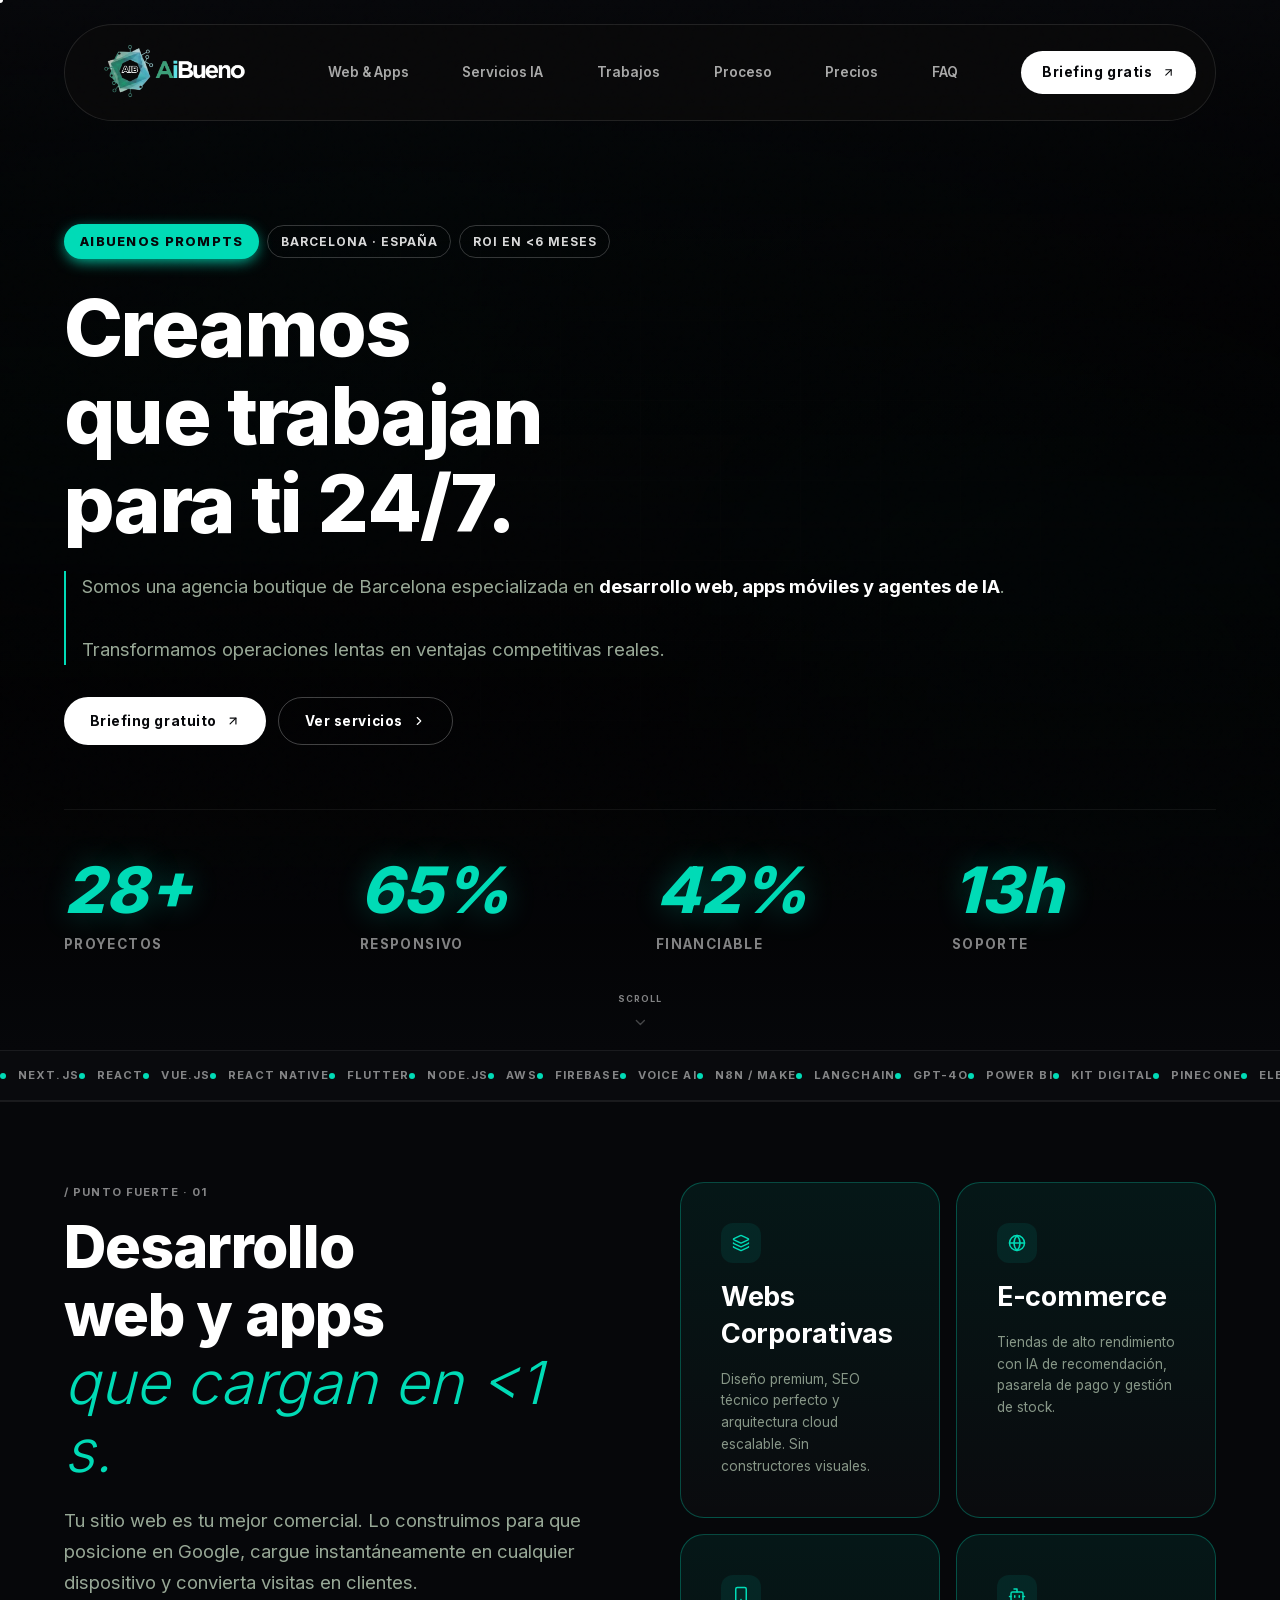
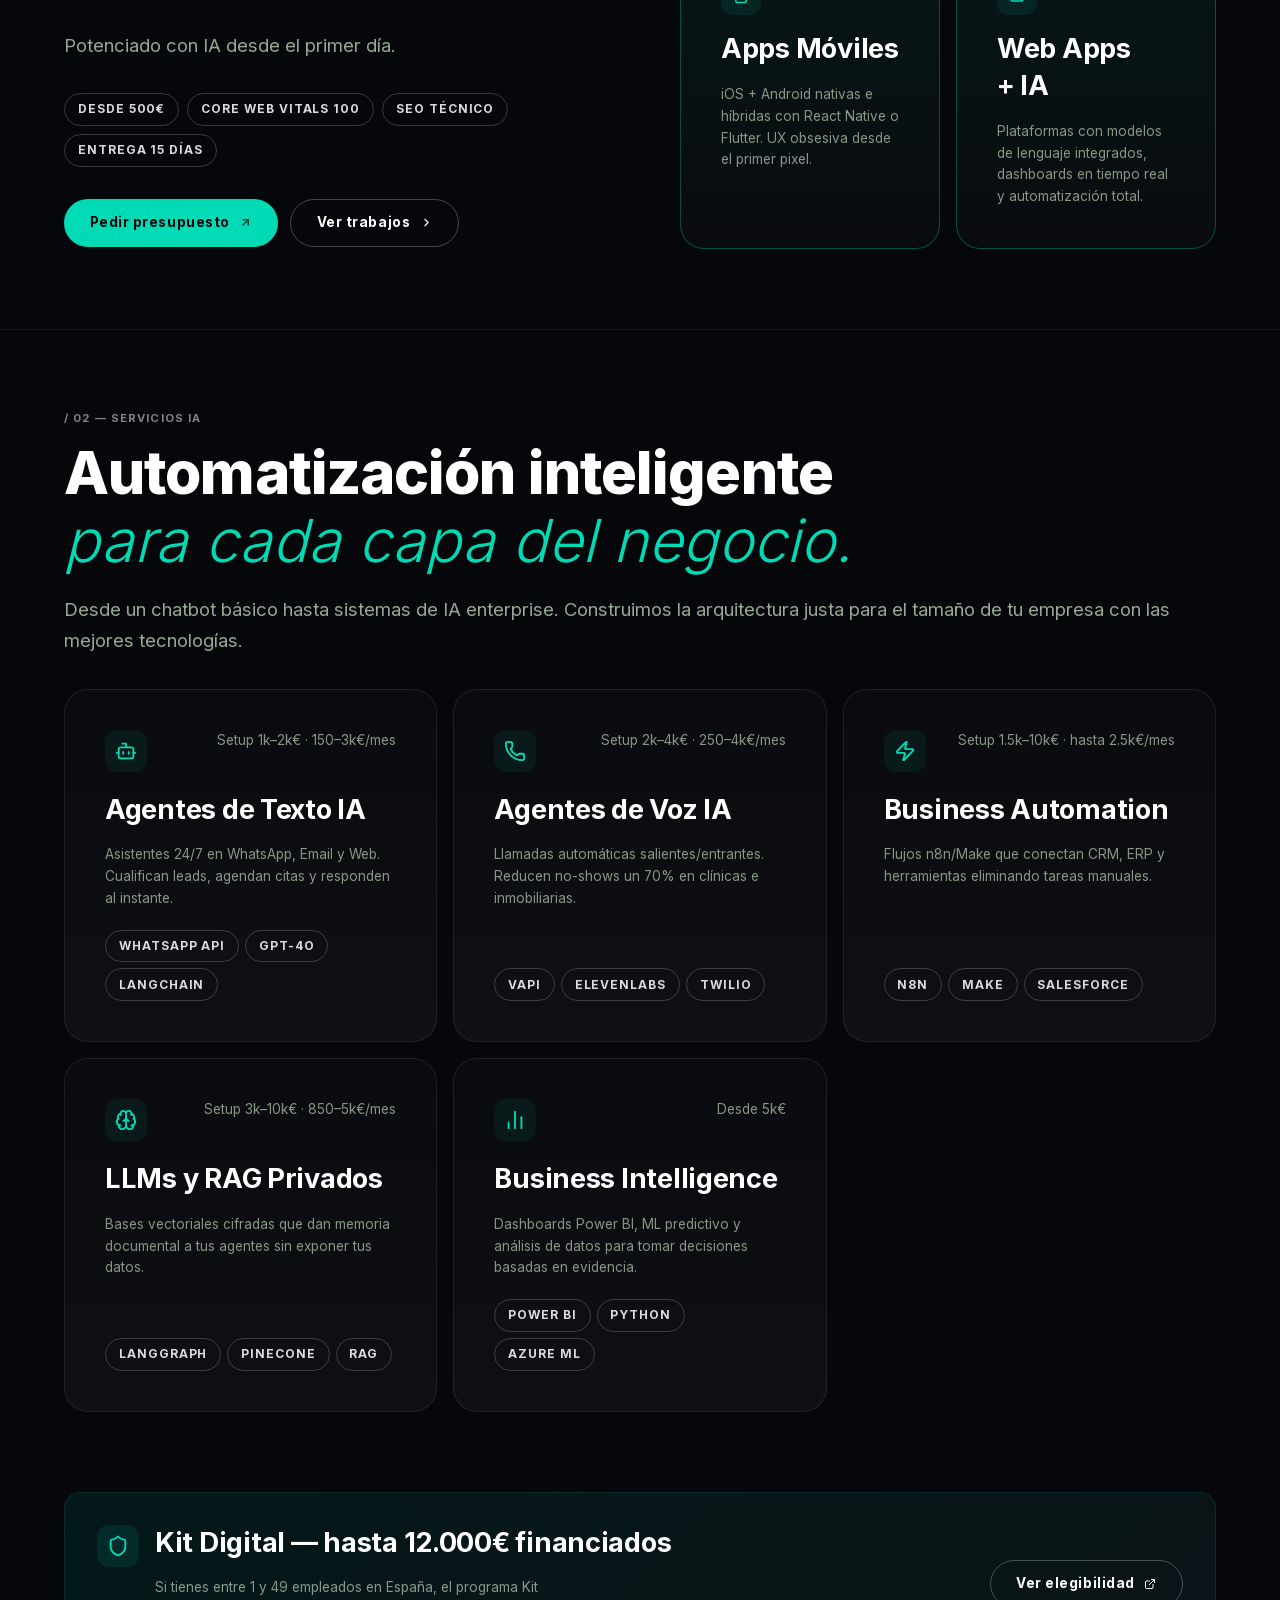
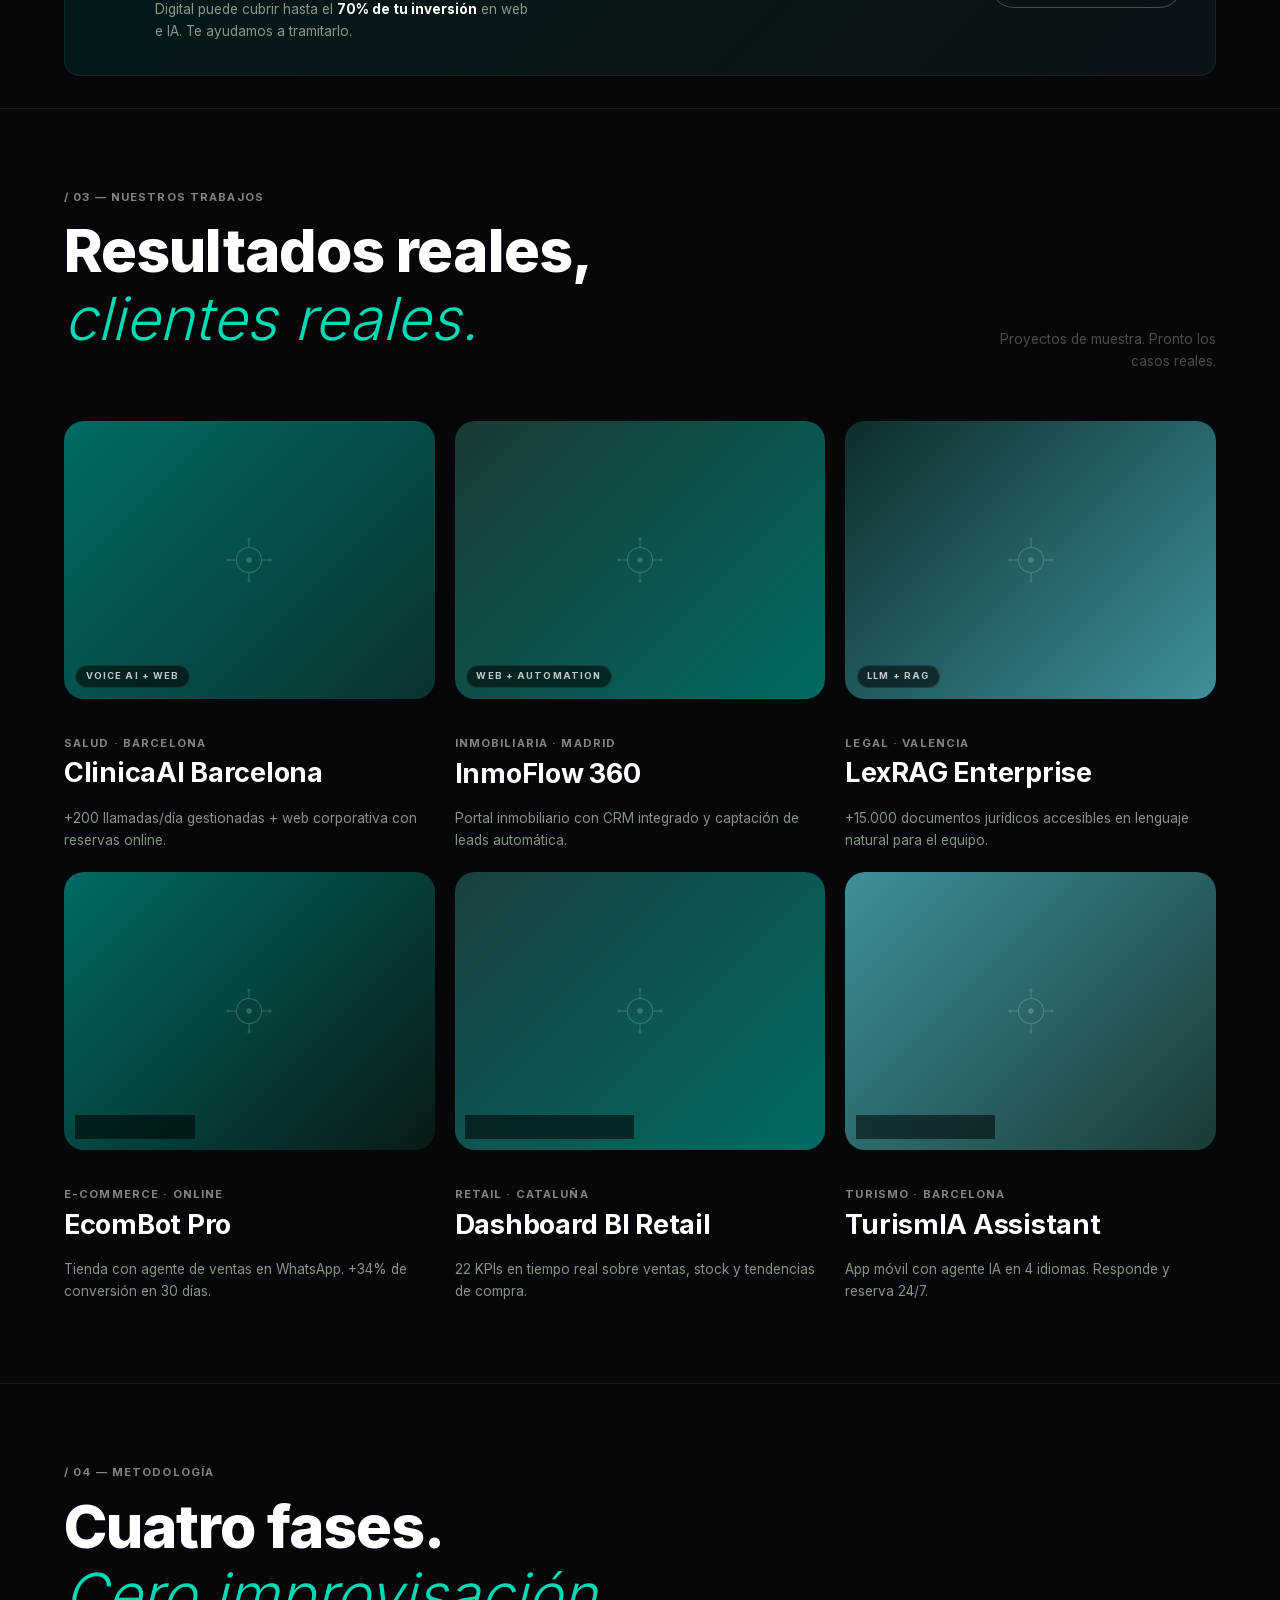
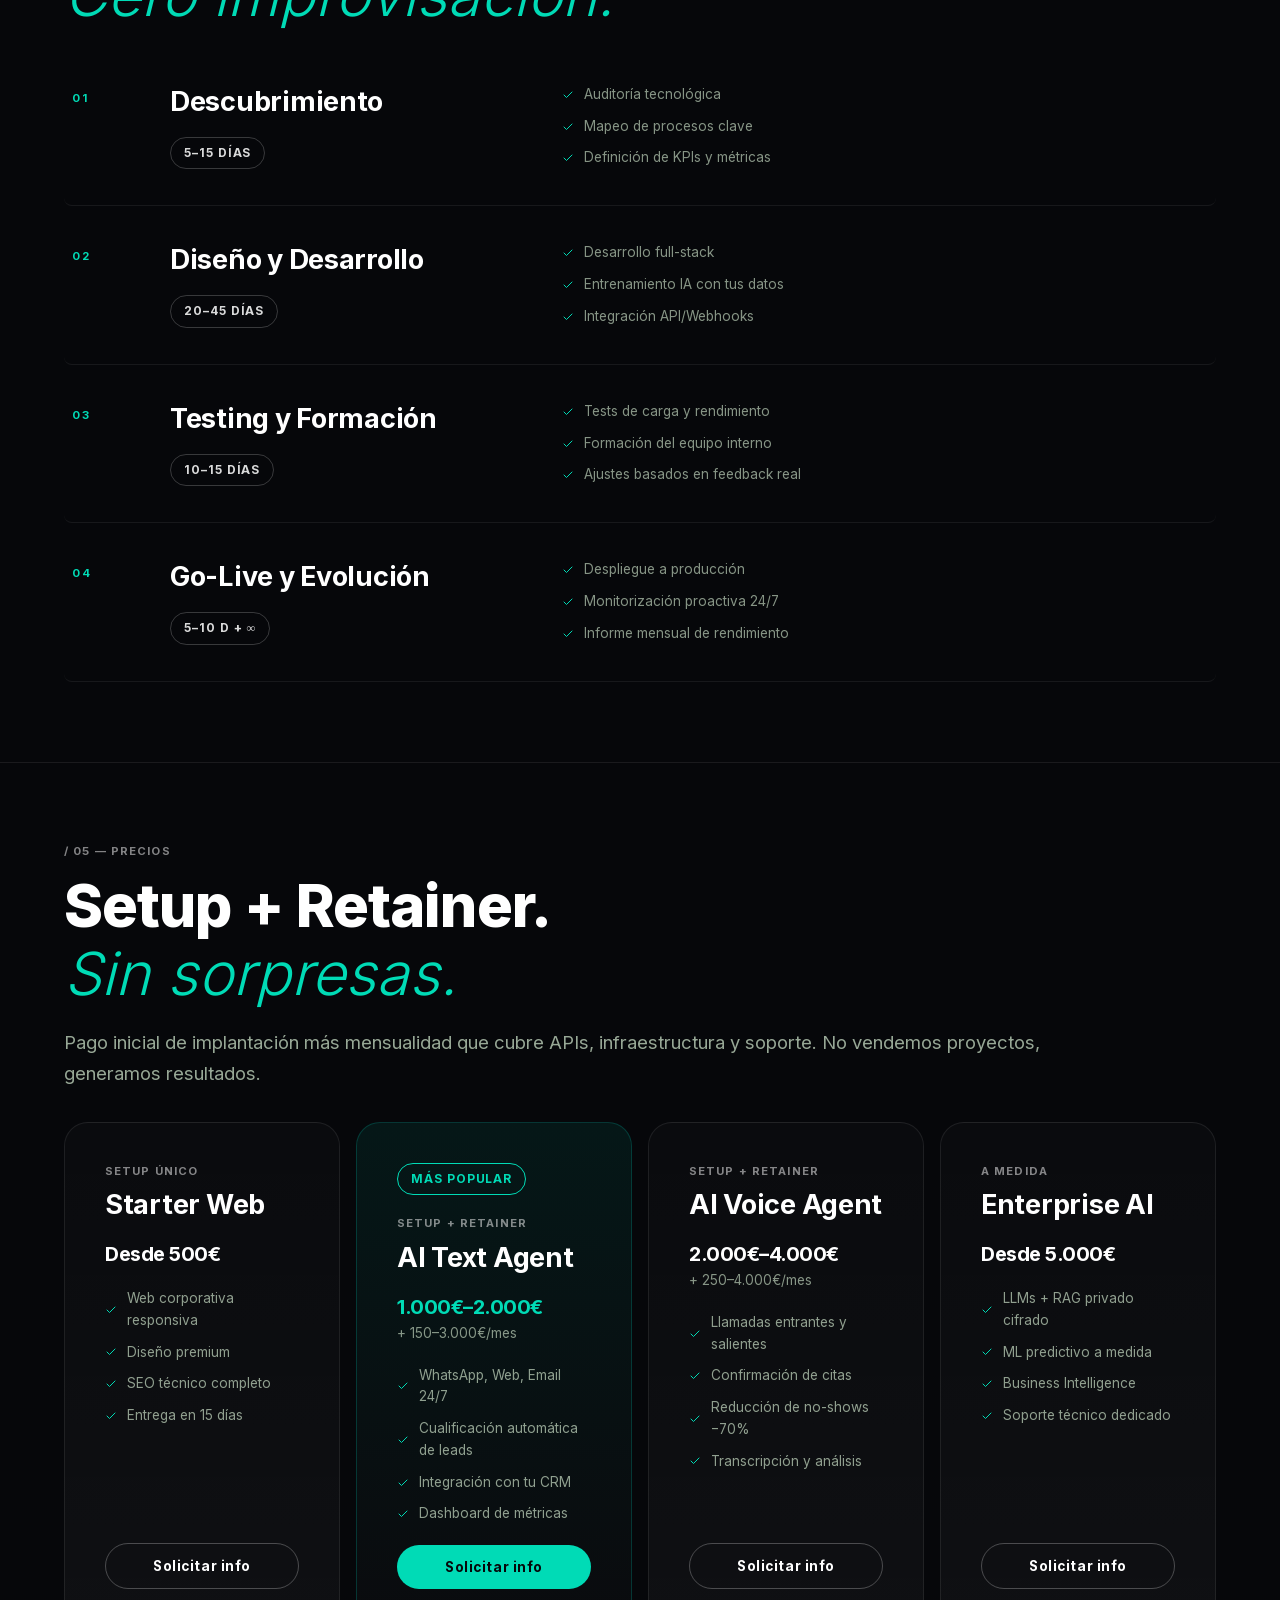
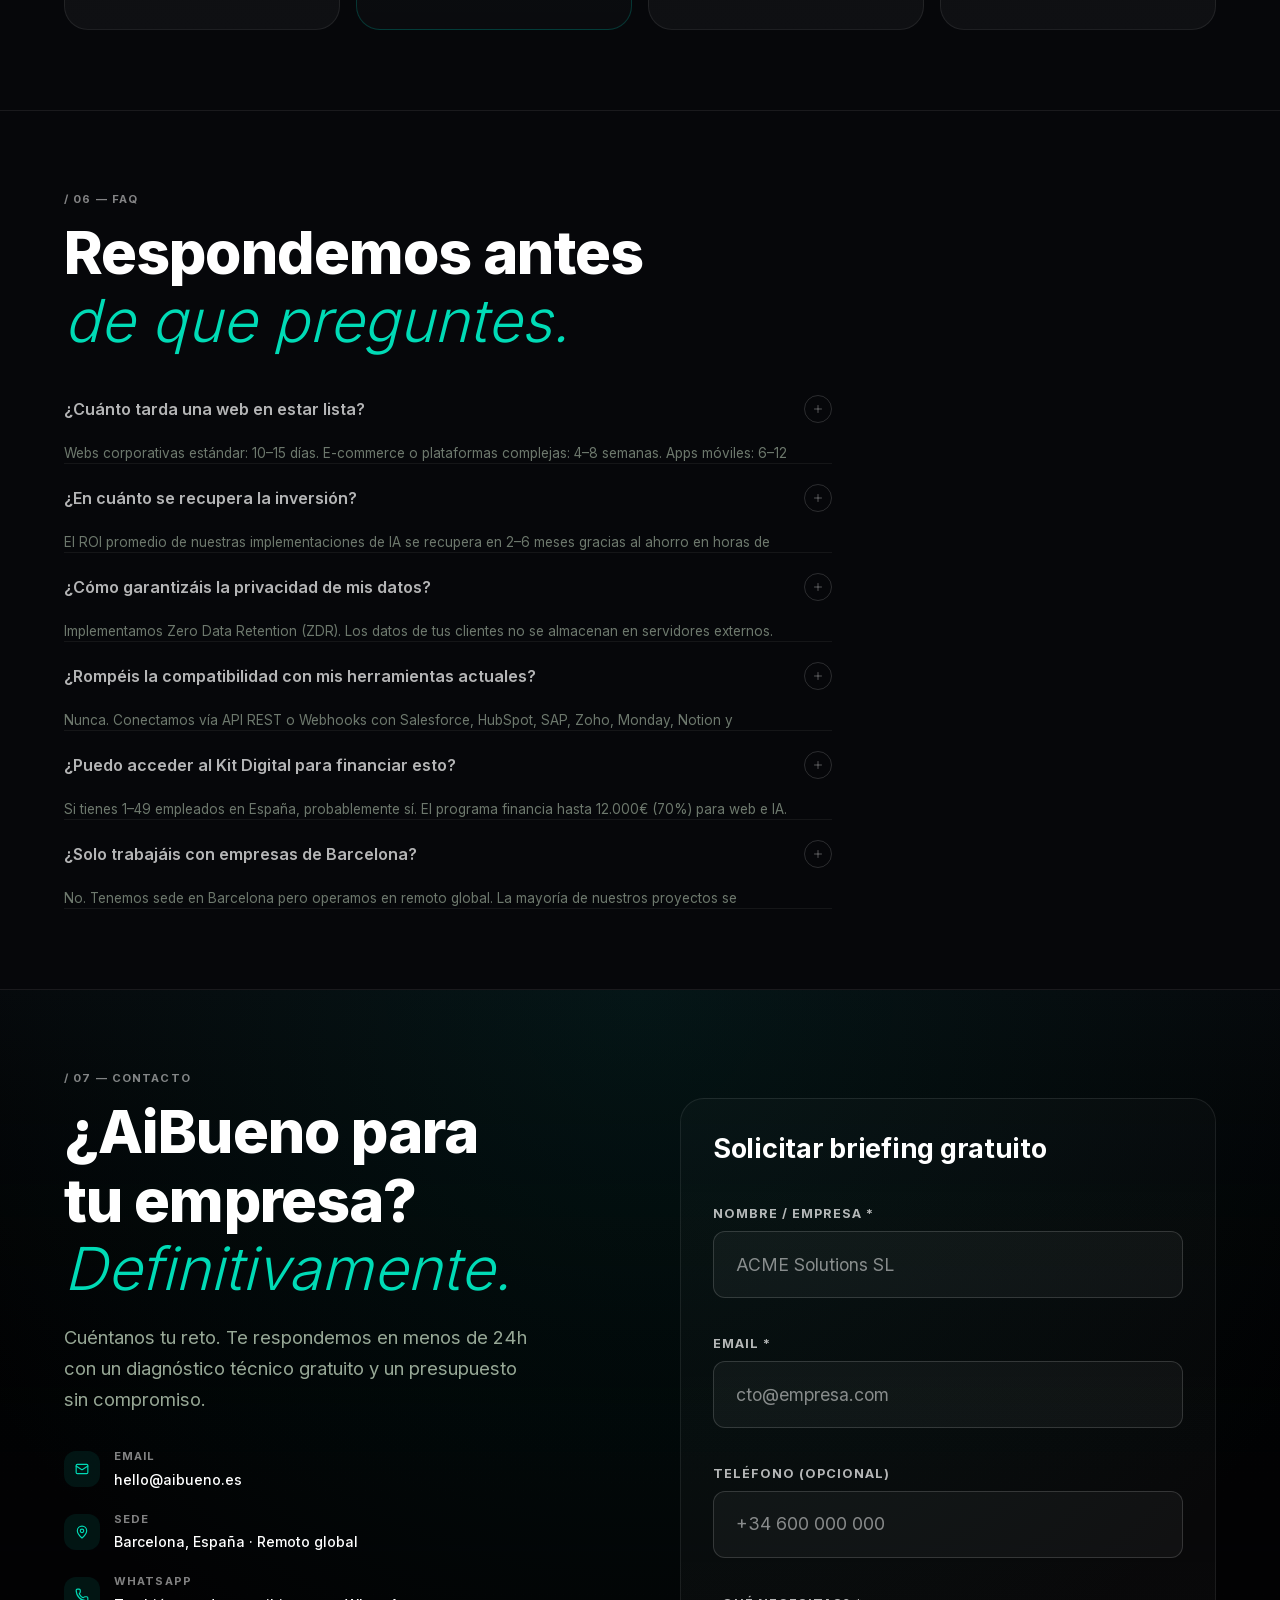
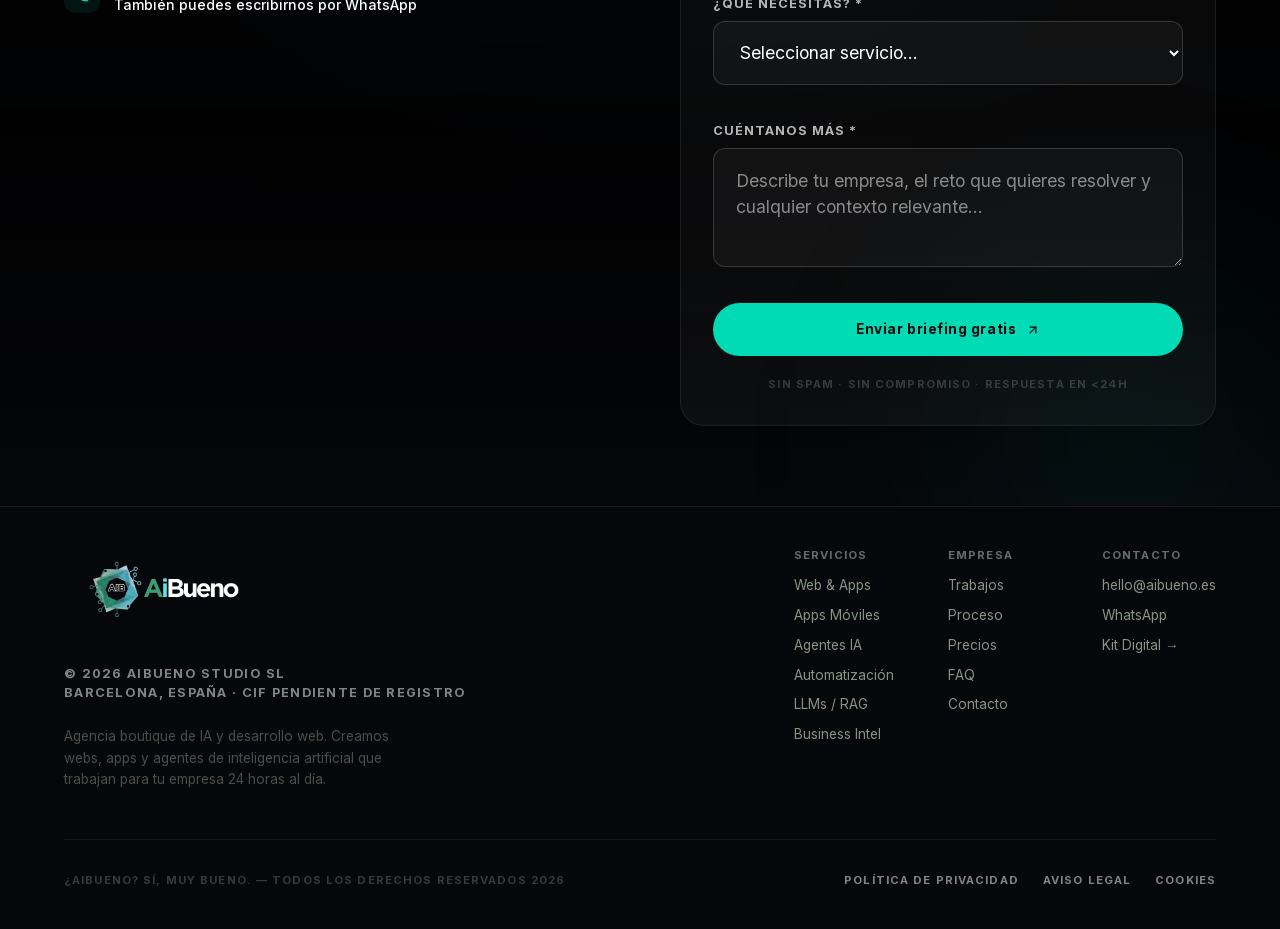
<file: index.html>
<!DOCTYPE html><html lang="es" class="inter_5f861bbd-module__aU91IG__className"><head><meta charSet="utf-8"/><meta name="viewport" content="width=device-width, initial-scale=1"/><link rel="preload" href="assets/static/media/83afe278b6a6bb3c-s.p.0q-301v4kxxnr.woff2" as="font" crossorigin="" type="font/woff2"/><link rel="preload" as="image" href="/AiB.png"/><link rel="stylesheet" href="assets/static/chunks/0fqygs7be4tq6.css" data-precedence="next"/><link rel="preload" as="script" fetchPriority="low" href="assets/static/chunks/11qk_vpw_zwkf.js"/><script src="assets/static/chunks/0pjq-hlddzx4h.js" async=""></script><script src="assets/static/chunks/0hstpqahkt253.js" async=""></script><script src="assets/static/chunks/turbopack-0ppxhss66m9l9.js" async=""></script><script src="assets/static/chunks/0fsi8lw5utejl.js" async=""></script><script src="assets/static/chunks/0d3tkj33oycf2.js" async=""></script><script src="assets/static/chunks/01ftg3bef.ite.js" async=""></script><meta name="next-size-adjust" content=""/><title>AIBUENO STUDIO | Agencia de Inteligencia Artificial</title><meta name="description" content="Agencia boutique de IA especializada en agentes autónomos de voz y texto, automatización de procesos empresariales y desarrollo web de alto rendimiento. Setup + Retainer desde 1.000€."/><link rel="icon" href="/icon.png?icon.0rd.sxn-2~zoy.png" sizes="1024x1024" type="image/png"/><script src="assets/static/chunks/03~yq9q893hmn.js" noModule=""></script></head><body><div hidden=""><!--$--><!--/$--></div><div class="bg-orbs" aria-hidden="true"><div class="orb orb-a"></div><div class="orb orb-b"></div><div class="orb orb-c"></div></div><div class="bg-grid" aria-hidden="true"></div><div class="grain" aria-hidden="true"></div><div id="cd" class="hidden md:block"></div><div id="cr" class="hidden md:block"></div><nav class="nav-wrap " role="navigation" aria-label="Principal"><div class="nav-inner"><a href="#inicio" class="hov flex items-center shrink-0" aria-label="AiBueno — Inicio" style="margin-top:-4px"><img alt="AiBueno" width="340" height="90" decoding="async" data-nimg="1" class="md:max-w-[340px]" style="color:transparent;object-fit:contain;height:auto;max-height:80px;max-width:180px" src="/AiB.png"/></a><div class="hidden lg:flex items-center gap-7"><a href="#web-apps" class="navA hov">Web &amp; Apps</a><a href="#servicios" class="navA hov">Servicios IA</a><a href="#trabajos" class="navA hov">Trabajos</a><a href="#proceso" class="navA hov">Proceso</a><a href="#precios" class="navA hov">Precios</a><a href="#faq" class="navA hov">FAQ</a></div><div class="flex items-center gap-2.5"><a href="#contacto" class="btn btn-w hov hidden lg:inline-flex" style="padding:.7rem 1.3rem"><span>Briefing gratis</span><svg xmlns="http://www.w3.org/2000/svg" width="13" height="13" viewBox="0 0 24 24" fill="none" stroke="currentColor" stroke-width="2" stroke-linecap="round" stroke-linejoin="round" class="lucide lucide-arrow-up-right" aria-hidden="true"><path d="M7 7h10v10"></path><path d="M7 17 17 7"></path></svg></a><button class="lg:hidden flex items-center justify-center w-11 h-11 rounded-full border border-white/10 bg-white/5 text-white/80 active:scale-95 transition-all"><svg xmlns="http://www.w3.org/2000/svg" width="20" height="20" viewBox="0 0 24 24" fill="none" stroke="currentColor" stroke-width="2" stroke-linecap="round" stroke-linejoin="round" class="lucide lucide-menu" aria-hidden="true"><path d="M4 5h16"></path><path d="M4 12h16"></path><path d="M4 19h16"></path></svg></button></div></div></nav><main style="position:relative;z-index:2"><section id="inicio" class="relative min-h-[100svh] flex flex-col justify-center pt-32 md:pt-48 lg:pt-56 pb-24 overflow-hidden"><div class="absolute inset-0 z-0 overflow-hidden pointer-events-none"><video autoPlay="" loop="" muted="" playsInline="" class="absolute w-full h-full object-cover object-center opacity-50 md:opacity-25 mix-blend-screen scale-105"><source src="./AIBUENOV1.mp4" type="video/mp4"/></video><div class="absolute inset-0 bg-gradient-to-b from-[var(--bg)] via-black/60 to-[var(--bg)]"></div></div><div class="W relative z-10"><div class="mb-6 flex flex-wrap items-center justify-center md:justify-start gap-2" style="opacity:0;transform:translateY(14px)"><span class="tag-big">AiBuenos Prompts</span><span class="chip">Barcelona · España</span><span class="chip">ROI en &lt;6 meses</span></div><h1 class="tHero mb-5 text-center md:text-left" style="opacity:0;transform:translateY(44px)">Creamos <span class="em-g" style="display:inline-block;opacity:0;transform:translateY(16px)">Webs</span><br/>que trabajan<br/>para ti 24/7.</h1><p class="tBody max-w-lg mb-12 pl-0 md:pl-4 border-l-0 md:border-l-2 text-center md:text-left mx-auto md:mx-0" style="border-color:var(--g1);opacity:0;transform:translateY(24px)">Somos una agencia boutique de Barcelona especializada en<!-- --> <strong style="color:var(--wh)">desarrollo web, apps móviles y agentes de IA</strong>.<br/><br/>Transformamos operaciones lentas en ventajas competitivas reales.</p><div class="flex flex-wrap justify-center md:justify-start gap-4 md:gap-3" style="opacity:0;transform:translateY(16px)"><a href="#contacto" class="btn btn-w hov w-full sm:w-auto justify-center"><span>Briefing gratuito</span><svg xmlns="http://www.w3.org/2000/svg" width="14" height="14" viewBox="0 0 24 24" fill="none" stroke="currentColor" stroke-width="2" stroke-linecap="round" stroke-linejoin="round" class="lucide lucide-arrow-up-right" aria-hidden="true"><path d="M7 7h10v10"></path><path d="M7 17 17 7"></path></svg></a><a href="#web-apps" class="btn btn-o hov w-full sm:w-auto justify-center"><span>Ver servicios</span><svg xmlns="http://www.w3.org/2000/svg" width="14" height="14" viewBox="0 0 24 24" fill="none" stroke="currentColor" stroke-width="2" stroke-linecap="round" stroke-linejoin="round" class="lucide lucide-chevron-right" aria-hidden="true"><path d="m9 18 6-6-6-6"></path></svg></a></div><div class="stat-grid" style="opacity:0;transform:translateY(30px)"><div class="hover-stat"><div class="em-g stat-val"><span>0<!-- -->+</span></div><div class="tLbl mt-3" style="font-size:0.85rem">Proyectos</div></div><div class="hover-stat"><div class="em-g stat-val"><span>0<!-- -->%</span></div><div class="tLbl mt-3" style="font-size:0.85rem">Responsivo</div></div><div class="hover-stat"><div class="em-g stat-val"><span>0<!-- -->%</span></div><div class="tLbl mt-3" style="font-size:0.85rem">Financiable</div></div><div class="hover-stat"><div class="em-g stat-val"><span>0<!-- -->h</span></div><div class="tLbl mt-3" style="font-size:0.85rem">Soporte</div></div></div></div><div style="position:absolute;bottom:1.5rem;left:50%;transform:translateX(-50%);display:flex;flex-direction:column;align-items:center;gap:.35rem;opacity:0"><span class="tLbl" style="font-size:.55rem">scroll</span><div><svg xmlns="http://www.w3.org/2000/svg" width="16" height="16" viewBox="0 0 24 24" fill="none" stroke="currentColor" stroke-width="2" stroke-linecap="round" stroke-linejoin="round" class="lucide lucide-chevron-down" aria-hidden="true" style="color:rgba(255,255,255,.25)"><path d="m6 9 6 6 6-6"></path></svg></div></div></section><div class="border-y border-white/7 py-4 overflow-hidden" style="background:rgba(255,255,255,.01)"><div class="mq"><span class="tLbl flex items-center gap-3 shrink-0"><span style="width:6px;height:6px;border-radius:50%;background:var(--g1);flex-shrink:0;display:inline-block"></span>Next.js</span><span class="tLbl flex items-center gap-3 shrink-0"><span style="width:6px;height:6px;border-radius:50%;background:var(--g1);flex-shrink:0;display:inline-block"></span>React</span><span class="tLbl flex items-center gap-3 shrink-0"><span style="width:6px;height:6px;border-radius:50%;background:var(--g1);flex-shrink:0;display:inline-block"></span>Vue.js</span><span class="tLbl flex items-center gap-3 shrink-0"><span style="width:6px;height:6px;border-radius:50%;background:var(--g1);flex-shrink:0;display:inline-block"></span>React Native</span><span class="tLbl flex items-center gap-3 shrink-0"><span style="width:6px;height:6px;border-radius:50%;background:var(--g1);flex-shrink:0;display:inline-block"></span>Flutter</span><span class="tLbl flex items-center gap-3 shrink-0"><span style="width:6px;height:6px;border-radius:50%;background:var(--g1);flex-shrink:0;display:inline-block"></span>Node.js</span><span class="tLbl flex items-center gap-3 shrink-0"><span style="width:6px;height:6px;border-radius:50%;background:var(--g1);flex-shrink:0;display:inline-block"></span>AWS</span><span class="tLbl flex items-center gap-3 shrink-0"><span style="width:6px;height:6px;border-radius:50%;background:var(--g1);flex-shrink:0;display:inline-block"></span>Firebase</span><span class="tLbl flex items-center gap-3 shrink-0"><span style="width:6px;height:6px;border-radius:50%;background:var(--g1);flex-shrink:0;display:inline-block"></span>Voice AI</span><span class="tLbl flex items-center gap-3 shrink-0"><span style="width:6px;height:6px;border-radius:50%;background:var(--g1);flex-shrink:0;display:inline-block"></span>n8n / Make</span><span class="tLbl flex items-center gap-3 shrink-0"><span style="width:6px;height:6px;border-radius:50%;background:var(--g1);flex-shrink:0;display:inline-block"></span>LangChain</span><span class="tLbl flex items-center gap-3 shrink-0"><span style="width:6px;height:6px;border-radius:50%;background:var(--g1);flex-shrink:0;display:inline-block"></span>GPT-4o</span><span class="tLbl flex items-center gap-3 shrink-0"><span style="width:6px;height:6px;border-radius:50%;background:var(--g1);flex-shrink:0;display:inline-block"></span>Power BI</span><span class="tLbl flex items-center gap-3 shrink-0"><span style="width:6px;height:6px;border-radius:50%;background:var(--g1);flex-shrink:0;display:inline-block"></span>Kit Digital</span><span class="tLbl flex items-center gap-3 shrink-0"><span style="width:6px;height:6px;border-radius:50%;background:var(--g1);flex-shrink:0;display:inline-block"></span>Pinecone</span><span class="tLbl flex items-center gap-3 shrink-0"><span style="width:6px;height:6px;border-radius:50%;background:var(--g1);flex-shrink:0;display:inline-block"></span>ElevenLabs</span><span class="tLbl flex items-center gap-3 shrink-0"><span style="width:6px;height:6px;border-radius:50%;background:var(--g1);flex-shrink:0;display:inline-block"></span>Next.js</span><span class="tLbl flex items-center gap-3 shrink-0"><span style="width:6px;height:6px;border-radius:50%;background:var(--g1);flex-shrink:0;display:inline-block"></span>React</span><span class="tLbl flex items-center gap-3 shrink-0"><span style="width:6px;height:6px;border-radius:50%;background:var(--g1);flex-shrink:0;display:inline-block"></span>Vue.js</span><span class="tLbl flex items-center gap-3 shrink-0"><span style="width:6px;height:6px;border-radius:50%;background:var(--g1);flex-shrink:0;display:inline-block"></span>React Native</span><span class="tLbl flex items-center gap-3 shrink-0"><span style="width:6px;height:6px;border-radius:50%;background:var(--g1);flex-shrink:0;display:inline-block"></span>Flutter</span><span class="tLbl flex items-center gap-3 shrink-0"><span style="width:6px;height:6px;border-radius:50%;background:var(--g1);flex-shrink:0;display:inline-block"></span>Node.js</span><span class="tLbl flex items-center gap-3 shrink-0"><span style="width:6px;height:6px;border-radius:50%;background:var(--g1);flex-shrink:0;display:inline-block"></span>AWS</span><span class="tLbl flex items-center gap-3 shrink-0"><span style="width:6px;height:6px;border-radius:50%;background:var(--g1);flex-shrink:0;display:inline-block"></span>Firebase</span><span class="tLbl flex items-center gap-3 shrink-0"><span style="width:6px;height:6px;border-radius:50%;background:var(--g1);flex-shrink:0;display:inline-block"></span>Voice AI</span><span class="tLbl flex items-center gap-3 shrink-0"><span style="width:6px;height:6px;border-radius:50%;background:var(--g1);flex-shrink:0;display:inline-block"></span>n8n / Make</span><span class="tLbl flex items-center gap-3 shrink-0"><span style="width:6px;height:6px;border-radius:50%;background:var(--g1);flex-shrink:0;display:inline-block"></span>LangChain</span><span class="tLbl flex items-center gap-3 shrink-0"><span style="width:6px;height:6px;border-radius:50%;background:var(--g1);flex-shrink:0;display:inline-block"></span>GPT-4o</span><span class="tLbl flex items-center gap-3 shrink-0"><span style="width:6px;height:6px;border-radius:50%;background:var(--g1);flex-shrink:0;display:inline-block"></span>Power BI</span><span class="tLbl flex items-center gap-3 shrink-0"><span style="width:6px;height:6px;border-radius:50%;background:var(--g1);flex-shrink:0;display:inline-block"></span>Kit Digital</span><span class="tLbl flex items-center gap-3 shrink-0"><span style="width:6px;height:6px;border-radius:50%;background:var(--g1);flex-shrink:0;display:inline-block"></span>Pinecone</span><span class="tLbl flex items-center gap-3 shrink-0"><span style="width:6px;height:6px;border-radius:50%;background:var(--g1);flex-shrink:0;display:inline-block"></span>ElevenLabs</span></div></div><section id="web-apps" class="S Sb"><div class="W"><div class="grid lg:grid-cols-2 gap-10 lg:gap-20 items-center"><div class="text-center md:text-left"><p class="tLbl mb-3 up">/ Punto fuerte · 01</p><h2 class="tH2 mb-5 up" style="transition-delay:.07s">Desarrollo web y apps<br/><em class="em-g">que cargan en &lt;1 s.</em></h2><p class="tBody max-w-md mb-12 up mx-auto md:mx-0" style="transition-delay:.14s">Tu sitio web es tu mejor comercial. Lo construimos para que posicione en Google, cargue instantáneamente en cualquier dispositivo y convierta visitas en clientes.<br/><br/>Potenciado con IA desde el primer día.</p><div class="flex flex-wrap justify-center md:justify-start gap-2 mb-8 up" style="transition-delay:.2s"><span class="chip">Desde 500€</span><span class="chip">Core Web Vitals 100</span><span class="chip">SEO técnico</span><span class="chip">Entrega 15 días</span></div><div class="flex flex-col sm:flex-row flex-wrap justify-center md:justify-start gap-3 up" style="transition-delay:.26s"><a href="#contacto" class="btn btn-g hov w-full sm:w-auto justify-center"><span>Pedir presupuesto</span><svg xmlns="http://www.w3.org/2000/svg" width="13" height="13" viewBox="0 0 24 24" fill="none" stroke="currentColor" stroke-width="2" stroke-linecap="round" stroke-linejoin="round" class="lucide lucide-arrow-up-right" aria-hidden="true"><path d="M7 7h10v10"></path><path d="M7 17 17 7"></path></svg></a><a href="#trabajos" class="btn btn-o hov w-full sm:w-auto justify-center"><span>Ver trabajos</span><svg xmlns="http://www.w3.org/2000/svg" width="13" height="13" viewBox="0 0 24 24" fill="none" stroke="currentColor" stroke-width="2" stroke-linecap="round" stroke-linejoin="round" class="lucide lucide-chevron-right" aria-hidden="true"><path d="m9 18 6-6-6-6"></path></svg></a></div></div><div class="grid grid-cols-1 sm:grid-cols-2 gap-4"><div class="card card-hl scl hov" style="transition-delay:0s"><div class="mb-4 w-10 h-10 rounded-xl flex items-center justify-center" style="background:rgba(0,107,98,.2);color:var(--g1)"><svg xmlns="http://www.w3.org/2000/svg" width="18" height="18" viewBox="0 0 24 24" fill="none" stroke="currentColor" stroke-width="2" stroke-linecap="round" stroke-linejoin="round" class="lucide lucide-layers" aria-hidden="true"><path d="M12.83 2.18a2 2 0 0 0-1.66 0L2.6 6.08a1 1 0 0 0 0 1.83l8.58 3.91a2 2 0 0 0 1.66 0l8.58-3.9a1 1 0 0 0 0-1.83z"></path><path d="M2 12a1 1 0 0 0 .58.91l8.6 3.91a2 2 0 0 0 1.65 0l8.58-3.9A1 1 0 0 0 22 12"></path><path d="M2 17a1 1 0 0 0 .58.91l8.6 3.91a2 2 0 0 0 1.65 0l8.58-3.9A1 1 0 0 0 22 17"></path></svg></div><h3 class="tH3 mb-1.5">Webs Corporativas</h3><p class="tSm">Diseño premium, SEO técnico perfecto y arquitectura cloud escalable. Sin constructores visuales.</p></div><div class="card card-hl scl hov" style="transition-delay:0.07s"><div class="mb-4 w-10 h-10 rounded-xl flex items-center justify-center" style="background:rgba(0,107,98,.2);color:var(--g1)"><svg xmlns="http://www.w3.org/2000/svg" width="18" height="18" viewBox="0 0 24 24" fill="none" stroke="currentColor" stroke-width="2" stroke-linecap="round" stroke-linejoin="round" class="lucide lucide-globe" aria-hidden="true"><circle cx="12" cy="12" r="10"></circle><path d="M12 2a14.5 14.5 0 0 0 0 20 14.5 14.5 0 0 0 0-20"></path><path d="M2 12h20"></path></svg></div><h3 class="tH3 mb-1.5">E-commerce</h3><p class="tSm">Tiendas de alto rendimiento con IA de recomendación, pasarela de pago y gestión de stock.</p></div><div class="card card-hl scl hov" style="transition-delay:0.14s"><div class="mb-4 w-10 h-10 rounded-xl flex items-center justify-center" style="background:rgba(0,107,98,.2);color:var(--g1)"><svg xmlns="http://www.w3.org/2000/svg" width="18" height="18" viewBox="0 0 24 24" fill="none" stroke="currentColor" stroke-width="2" stroke-linecap="round" stroke-linejoin="round" class="lucide lucide-smartphone" aria-hidden="true"><rect width="14" height="20" x="5" y="2" rx="2" ry="2"></rect><path d="M12 18h.01"></path></svg></div><h3 class="tH3 mb-1.5">Apps Móviles</h3><p class="tSm">iOS + Android nativas e híbridas con React Native o Flutter. UX obsesiva desde el primer pixel.</p></div><div class="card card-hl scl hov" style="transition-delay:0.21000000000000002s"><div class="mb-4 w-10 h-10 rounded-xl flex items-center justify-center" style="background:rgba(0,107,98,.2);color:var(--g1)"><svg xmlns="http://www.w3.org/2000/svg" width="18" height="18" viewBox="0 0 24 24" fill="none" stroke="currentColor" stroke-width="2" stroke-linecap="round" stroke-linejoin="round" class="lucide lucide-bot" aria-hidden="true"><path d="M12 8V4H8"></path><rect width="16" height="12" x="4" y="8" rx="2"></rect><path d="M2 14h2"></path><path d="M20 14h2"></path><path d="M15 13v2"></path><path d="M9 13v2"></path></svg></div><h3 class="tH3 mb-1.5">Web Apps + IA</h3><p class="tSm">Plataformas con modelos de lenguaje integrados, dashboards en tiempo real y automatización total.</p></div></div></div></div></section><section id="servicios" class="S Sb"><div class="W"><p class="tLbl mb-3 up text-center md:text-left">/ 02 — Servicios IA</p><h2 class="tH2 mb-3 up text-center md:text-left" style="transition-delay:.07s">Automatización inteligente<br/><em class="em-g">para cada capa del negocio.</em></h2><p class="tBody max-w-2xl mb-16 up text-center md:text-left mx-auto md:mx-0" style="transition-delay:.14s">Desde un chatbot básico hasta sistemas de IA enterprise. Construimos la arquitectura justa para el tamaño de tu empresa con las mejores tecnologías.</p><div class="grid grid-cols-1 sm:grid-cols-2 lg:grid-cols-3 gap-4"><div class="card hov up flex flex-col gap-5" style="transition-delay:0s"><div class="flex items-start justify-between gap-3"><div class="p-2.5 rounded-xl shrink-0" style="background:rgba(0,107,98,.15);color:var(--g1)"><svg xmlns="http://www.w3.org/2000/svg" width="22" height="22" viewBox="0 0 24 24" fill="none" stroke="currentColor" stroke-width="2" stroke-linecap="round" stroke-linejoin="round" class="lucide lucide-bot" aria-hidden="true"><path d="M12 8V4H8"></path><rect width="16" height="12" x="4" y="8" rx="2"></rect><path d="M2 14h2"></path><path d="M20 14h2"></path><path d="M15 13v2"></path><path d="M9 13v2"></path></svg></div><span class="tSm text-right leading-snug">Setup 1k–2k€ · 150–3k€/mes</span></div><div class="flex-1"><h3 class="tH3 mb-2">Agentes de Texto IA</h3><p class="tSm">Asistentes 24/7 en WhatsApp, Email y Web. Cualifican leads, agendan citas y responden al instante.</p></div><div class="flex flex-wrap gap-1.5"><span class="chip">WhatsApp API</span><span class="chip">GPT-4o</span><span class="chip">LangChain</span></div></div><div class="card hov up flex flex-col gap-5" style="transition-delay:0.06s"><div class="flex items-start justify-between gap-3"><div class="p-2.5 rounded-xl shrink-0" style="background:rgba(0,107,98,.15);color:var(--g1)"><svg xmlns="http://www.w3.org/2000/svg" width="22" height="22" viewBox="0 0 24 24" fill="none" stroke="currentColor" stroke-width="2" stroke-linecap="round" stroke-linejoin="round" class="lucide lucide-phone" aria-hidden="true"><path d="M13.832 16.568a1 1 0 0 0 1.213-.303l.355-.465A2 2 0 0 1 17 15h3a2 2 0 0 1 2 2v3a2 2 0 0 1-2 2A18 18 0 0 1 2 4a2 2 0 0 1 2-2h3a2 2 0 0 1 2 2v3a2 2 0 0 1-.8 1.6l-.468.351a1 1 0 0 0-.292 1.233 14 14 0 0 0 6.392 6.384"></path></svg></div><span class="tSm text-right leading-snug">Setup 2k–4k€ · 250–4k€/mes</span></div><div class="flex-1"><h3 class="tH3 mb-2">Agentes de Voz IA</h3><p class="tSm">Llamadas automáticas salientes/entrantes. Reducen no-shows un 70% en clínicas e inmobiliarias.</p></div><div class="flex flex-wrap gap-1.5"><span class="chip">Vapi</span><span class="chip">ElevenLabs</span><span class="chip">Twilio</span></div></div><div class="card hov up flex flex-col gap-5" style="transition-delay:0.12s"><div class="flex items-start justify-between gap-3"><div class="p-2.5 rounded-xl shrink-0" style="background:rgba(0,107,98,.15);color:var(--g1)"><svg xmlns="http://www.w3.org/2000/svg" width="22" height="22" viewBox="0 0 24 24" fill="none" stroke="currentColor" stroke-width="2" stroke-linecap="round" stroke-linejoin="round" class="lucide lucide-zap" aria-hidden="true"><path d="M4 14a1 1 0 0 1-.78-1.63l9.9-10.2a.5.5 0 0 1 .86.46l-1.92 6.02A1 1 0 0 0 13 10h7a1 1 0 0 1 .78 1.63l-9.9 10.2a.5.5 0 0 1-.86-.46l1.92-6.02A1 1 0 0 0 11 14z"></path></svg></div><span class="tSm text-right leading-snug">Setup 1.5k–10k€ · hasta 2.5k€/mes</span></div><div class="flex-1"><h3 class="tH3 mb-2">Business Automation</h3><p class="tSm">Flujos n8n/Make que conectan CRM, ERP y herramientas eliminando tareas manuales.</p></div><div class="flex flex-wrap gap-1.5"><span class="chip">n8n</span><span class="chip">Make</span><span class="chip">Salesforce</span></div></div><div class="card hov up flex flex-col gap-5" style="transition-delay:0.18s"><div class="flex items-start justify-between gap-3"><div class="p-2.5 rounded-xl shrink-0" style="background:rgba(0,107,98,.15);color:var(--g1)"><svg xmlns="http://www.w3.org/2000/svg" width="22" height="22" viewBox="0 0 24 24" fill="none" stroke="currentColor" stroke-width="2" stroke-linecap="round" stroke-linejoin="round" class="lucide lucide-brain" aria-hidden="true"><path d="M12 18V5"></path><path d="M15 13a4.17 4.17 0 0 1-3-4 4.17 4.17 0 0 1-3 4"></path><path d="M17.598 6.5A3 3 0 1 0 12 5a3 3 0 1 0-5.598 1.5"></path><path d="M17.997 5.125a4 4 0 0 1 2.526 5.77"></path><path d="M18 18a4 4 0 0 0 2-7.464"></path><path d="M19.967 17.483A4 4 0 1 1 12 18a4 4 0 1 1-7.967-.517"></path><path d="M6 18a4 4 0 0 1-2-7.464"></path><path d="M6.003 5.125a4 4 0 0 0-2.526 5.77"></path></svg></div><span class="tSm text-right leading-snug">Setup 3k–10k€ · 850–5k€/mes</span></div><div class="flex-1"><h3 class="tH3 mb-2">LLMs y RAG Privados</h3><p class="tSm">Bases vectoriales cifradas que dan memoria documental a tus agentes sin exponer tus datos.</p></div><div class="flex flex-wrap gap-1.5"><span class="chip">LangGraph</span><span class="chip">Pinecone</span><span class="chip">RAG</span></div></div><div class="card hov up flex flex-col gap-5" style="transition-delay:0.24s"><div class="flex items-start justify-between gap-3"><div class="p-2.5 rounded-xl shrink-0" style="background:rgba(0,107,98,.15);color:var(--g1)"><svg xmlns="http://www.w3.org/2000/svg" width="22" height="22" viewBox="0 0 24 24" fill="none" stroke="currentColor" stroke-width="2" stroke-linecap="round" stroke-linejoin="round" class="lucide lucide-chart-no-axes-column" aria-hidden="true"><path d="M5 21v-6"></path><path d="M12 21V3"></path><path d="M19 21V9"></path></svg></div><span class="tSm text-right leading-snug">Desde 5k€</span></div><div class="flex-1"><h3 class="tH3 mb-2">Business Intelligence</h3><p class="tSm">Dashboards Power BI, ML predictivo y análisis de datos para tomar decisiones basadas en evidencia.</p></div><div class="flex flex-wrap gap-1.5"><span class="chip">Power BI</span><span class="chip">Python</span><span class="chip">Azure ML</span></div></div></div></div></section><div class="W" style="padding-top:0;padding-bottom:2rem"><div class="up rounded-2xl p-6 md:p-8 flex flex-col md:flex-row items-center justify-between gap-6 overflow-hidden" style="background:linear-gradient(135deg,rgba(0,107,98,.18),rgba(61,145,155,.09));border:1px solid rgba(0,107,98,.28)"><div class="flex flex-col md:flex-row items-center md:items-start gap-4 text-center md:text-left"><div class="p-2.5 rounded-xl shrink-0" style="background:rgba(0,107,98,.24);color:var(--g1)"><svg xmlns="http://www.w3.org/2000/svg" width="22" height="22" viewBox="0 0 24 24" fill="none" stroke="currentColor" stroke-width="2" stroke-linecap="round" stroke-linejoin="round" class="lucide lucide-shield" aria-hidden="true"><path d="M20 13c0 5-3.5 7.5-7.66 8.95a1 1 0 0 1-.67-.01C7.5 20.5 4 18 4 13V6a1 1 0 0 1 1-1c2 0 4.5-1.2 6.24-2.72a1.17 1.17 0 0 1 1.52 0C14.51 3.81 17 5 19 5a1 1 0 0 1 1 1z"></path></svg></div><div><h3 class="tH3 mb-2">Kit Digital — hasta 12.000€ financiados</h3><p class="tSm max-w-sm mb-0">Si tienes entre 1 y 49 empleados en España, el programa Kit Digital puede cubrir hasta el <strong style="color:var(--wh)">70% de tu inversión</strong> en web e IA. Te ayudamos a tramitarlo.</p></div></div><a href="https://www.acelerapyme.gob.es/kit-digital" target="_blank" rel="noopener noreferrer" class="btn btn-o hov shrink-0 w-full md:w-auto justify-center"><span>Ver elegibilidad</span><svg xmlns="http://www.w3.org/2000/svg" width="12" height="12" viewBox="0 0 24 24" fill="none" stroke="currentColor" stroke-width="2" stroke-linecap="round" stroke-linejoin="round" class="lucide lucide-external-link" aria-hidden="true"><path d="M15 3h6v6"></path><path d="M10 14 21 3"></path><path d="M18 13v6a2 2 0 0 1-2 2H5a2 2 0 0 1-2-2V8a2 2 0 0 1 2-2h6"></path></svg></a></div></div><section id="trabajos" class="S Sb"><div class="W"><p class="tLbl mb-3 up text-center md:text-left">/ 03 — Nuestros trabajos</p><div class="flex flex-col md:flex-row md:items-end justify-between gap-4 mb-12 text-center md:text-left"><h2 class="tH2 up" style="transition-delay:.07s">Resultados reales,<br/><em class="em-g">clientes reales.</em></h2><p class="tSm up max-w-64 mx-auto md:mx-0 md:text-right" style="transition-delay:.14s;color:rgba(178,196,175,.38)">Proyectos de muestra. Pronto los casos reales.</p></div><div class="grid grid-cols-1 sm:grid-cols-2 lg:grid-cols-3 gap-5"><div class="wc up hov flex flex-col gap-3" style="transition-delay:0s"><div class="wThumb" style="background:linear-gradient(135deg,#006B62,#0a3330)"><svg width="56" height="56" viewBox="0 0 80 80" fill="none" style="opacity:0.2"><circle cx="40" cy="40" r="18" stroke="white" stroke-width="1.5"></circle><path d="M40 22V10M40 70V58M22 40H10M70 40H58" stroke="white" stroke-width="1.5" stroke-linecap="round"></path><circle cx="40" cy="40" r="4" fill="white"></circle><circle cx="40" cy="10" r="2.5" fill="white" fill-opacity=".6"></circle><circle cx="40" cy="70" r="2.5" fill="white" fill-opacity=".6"></circle><circle cx="10" cy="40" r="2.5" fill="white" fill-opacity=".6"></circle><circle cx="70" cy="40" r="2.5" fill="white" fill-opacity=".6"></circle></svg><span style="position:absolute;bottom:.7rem;left:.7rem;background:rgba(0,0,0,.55);backdrop-filter:blur(10px);border:1px solid rgba(255,255,255,.1);border-radius:9999px;padding:.22rem .6rem;font-size:.58rem;font-weight:700;letter-spacing:.12em;text-transform:uppercase;color:rgba(255,255,255,.75)">Voice AI + Web</span></div><div><p class="tLbl mb-1">Salud · Barcelona</p><h3 class="tH3 mb-1.5">ClinicaAI Barcelona</h3><p class="tSm">+200 llamadas/día gestionadas + web corporativa con reservas online.</p></div></div><div class="wc up hov flex flex-col gap-3" style="transition-delay:0.07s"><div class="wThumb" style="background:linear-gradient(135deg,#1a3a35,#006B62)"><svg width="56" height="56" viewBox="0 0 80 80" fill="none" style="opacity:0.2"><circle cx="40" cy="40" r="18" stroke="white" stroke-width="1.5"></circle><path d="M40 22V10M40 70V58M22 40H10M70 40H58" stroke="white" stroke-width="1.5" stroke-linecap="round"></path><circle cx="40" cy="40" r="4" fill="white"></circle><circle cx="40" cy="10" r="2.5" fill="white" fill-opacity=".6"></circle><circle cx="40" cy="70" r="2.5" fill="white" fill-opacity=".6"></circle><circle cx="10" cy="40" r="2.5" fill="white" fill-opacity=".6"></circle><circle cx="70" cy="40" r="2.5" fill="white" fill-opacity=".6"></circle></svg><span style="position:absolute;bottom:.7rem;left:.7rem;background:rgba(0,0,0,.55);backdrop-filter:blur(10px);border:1px solid rgba(255,255,255,.1);border-radius:9999px;padding:.22rem .6rem;font-size:.58rem;font-weight:700;letter-spacing:.12em;text-transform:uppercase;color:rgba(255,255,255,.75)">Web + Automation</span></div><div><p class="tLbl mb-1">Inmobiliaria · Madrid</p><h3 class="tH3 mb-1.5">InmoFlow 360</h3><p class="tSm">Portal inmobiliario con CRM integrado y captación de leads automática.</p></div></div><div class="wc up hov flex flex-col gap-3" style="transition-delay:0.14s"><div class="wThumb" style="background:linear-gradient(135deg,#0d2e2b,#3D919B)"><svg width="56" height="56" viewBox="0 0 80 80" fill="none" style="opacity:0.2"><circle cx="40" cy="40" r="18" stroke="white" stroke-width="1.5"></circle><path d="M40 22V10M40 70V58M22 40H10M70 40H58" stroke="white" stroke-width="1.5" stroke-linecap="round"></path><circle cx="40" cy="40" r="4" fill="white"></circle><circle cx="40" cy="10" r="2.5" fill="white" fill-opacity=".6"></circle><circle cx="40" cy="70" r="2.5" fill="white" fill-opacity=".6"></circle><circle cx="10" cy="40" r="2.5" fill="white" fill-opacity=".6"></circle><circle cx="70" cy="40" r="2.5" fill="white" fill-opacity=".6"></circle></svg><span style="position:absolute;bottom:.7rem;left:.7rem;background:rgba(0,0,0,.55);backdrop-filter:blur(10px);border:1px solid rgba(255,255,255,.1);border-radius:9999px;padding:.22rem .6rem;font-size:.58rem;font-weight:700;letter-spacing:.12em;text-transform:uppercase;color:rgba(255,255,255,.75)">LLM + RAG</span></div><div><p class="tLbl mb-1">Legal · Valencia</p><h3 class="tH3 mb-1.5">LexRAG Enterprise</h3><p class="tSm">+15.000 documentos jurídicos accesibles en lenguaje natural para el equipo.</p></div></div><div class="wc up hov flex flex-col gap-3" style="transition-delay:0.21000000000000002s"><div class="wThumb" style="background:linear-gradient(135deg,#006B62,#0a1a18)"><svg width="56" height="56" viewBox="0 0 80 80" fill="none" style="opacity:0.2"><circle cx="40" cy="40" r="18" stroke="white" stroke-width="1.5"></circle><path d="M40 22V10M40 70V58M22 40H10M70 40H58" stroke="white" stroke-width="1.5" stroke-linecap="round"></path><circle cx="40" cy="40" r="4" fill="white"></circle><circle cx="40" cy="10" r="2.5" fill="white" fill-opacity=".6"></circle><circle cx="40" cy="70" r="2.5" fill="white" fill-opacity=".6"></circle><circle cx="10" cy="40" r="2.5" fill="white" fill-opacity=".6"></circle><circle cx="70" cy="40" r="2.5" fill="white" fill-opacity=".6"></circle></svg><span style="position:absolute;bottom:.7rem;left:.7rem;background:rgba(0,0,0,.55);backdrop-filter:blur(10px);border:1px solid rgba(255,255,255,.1);border-radius:9999px;padding:.22rem .6rem;font-size:.58rem;font-weight:700;letter-spacing:.12em;text-transform:uppercase;color:rgba(255,255,255,.75)">Web + AI Agent</span></div><div><p class="tLbl mb-1">E-commerce · Online</p><h3 class="tH3 mb-1.5">EcomBot Pro</h3><p class="tSm">Tienda con agente de ventas en WhatsApp. +34% de conversión en 30 días.</p></div></div><div class="wc up hov flex flex-col gap-3" style="transition-delay:0.28s"><div class="wThumb" style="background:linear-gradient(135deg,#1a4040,#006B62)"><svg width="56" height="56" viewBox="0 0 80 80" fill="none" style="opacity:0.2"><circle cx="40" cy="40" r="18" stroke="white" stroke-width="1.5"></circle><path d="M40 22V10M40 70V58M22 40H10M70 40H58" stroke="white" stroke-width="1.5" stroke-linecap="round"></path><circle cx="40" cy="40" r="4" fill="white"></circle><circle cx="40" cy="10" r="2.5" fill="white" fill-opacity=".6"></circle><circle cx="40" cy="70" r="2.5" fill="white" fill-opacity=".6"></circle><circle cx="10" cy="40" r="2.5" fill="white" fill-opacity=".6"></circle><circle cx="70" cy="40" r="2.5" fill="white" fill-opacity=".6"></circle></svg><span style="position:absolute;bottom:.7rem;left:.7rem;background:rgba(0,0,0,.55);backdrop-filter:blur(10px);border:1px solid rgba(255,255,255,.1);border-radius:9999px;padding:.22rem .6rem;font-size:.58rem;font-weight:700;letter-spacing:.12em;text-transform:uppercase;color:rgba(255,255,255,.75)">Business Intelligence</span></div><div><p class="tLbl mb-1">Retail · Cataluña</p><h3 class="tH3 mb-1.5">Dashboard BI Retail</h3><p class="tSm">22 KPIs en tiempo real sobre ventas, stock y tendencias de compra.</p></div></div><div class="wc up hov flex flex-col gap-3" style="transition-delay:0.35000000000000003s"><div class="wThumb" style="background:linear-gradient(135deg,#3D919B,#1a3a35)"><svg width="56" height="56" viewBox="0 0 80 80" fill="none" style="opacity:0.2"><circle cx="40" cy="40" r="18" stroke="white" stroke-width="1.5"></circle><path d="M40 22V10M40 70V58M22 40H10M70 40H58" stroke="white" stroke-width="1.5" stroke-linecap="round"></path><circle cx="40" cy="40" r="4" fill="white"></circle><circle cx="40" cy="10" r="2.5" fill="white" fill-opacity=".6"></circle><circle cx="40" cy="70" r="2.5" fill="white" fill-opacity=".6"></circle><circle cx="10" cy="40" r="2.5" fill="white" fill-opacity=".6"></circle><circle cx="70" cy="40" r="2.5" fill="white" fill-opacity=".6"></circle></svg><span style="position:absolute;bottom:.7rem;left:.7rem;background:rgba(0,0,0,.55);backdrop-filter:blur(10px);border:1px solid rgba(255,255,255,.1);border-radius:9999px;padding:.22rem .6rem;font-size:.58rem;font-weight:700;letter-spacing:.12em;text-transform:uppercase;color:rgba(255,255,255,.75)">App + Multicanal</span></div><div><p class="tLbl mb-1">Turismo · Barcelona</p><h3 class="tH3 mb-1.5">TurismIA Assistant</h3><p class="tSm">App móvil con agente IA en 4 idiomas. Responde y reserva 24/7.</p></div></div></div></div></section><section id="proceso" class="S Sb"><div class="W"><p class="tLbl mb-3 up text-center md:text-left">/ 04 — Metodología</p><h2 class="tH2 mb-14 up text-center md:text-left" style="transition-delay:.07s">Cuatro fases.<br/><em class="em-g">Cero improvisación.</em></h2><div class="up grid grid-cols-1 md:grid-cols-12 gap-4 md:gap-10 py-9 border-b border-white/7 rounded-lg px-2 text-center md:text-left" style="transition-delay:0s"><div class="md:col-span-1"><span style="font-size:.6875rem;font-weight:700;letter-spacing:.2em;color:var(--g1)">01</span></div><div class="md:col-span-4"><h3 class="tH3 mb-2">Descubrimiento</h3><span class="chip">5–15 días</span></div><ul class="md:col-span-7 flex flex-col gap-2.5 items-center md:items-start text-left"><li class="flex items-center gap-2.5"><svg xmlns="http://www.w3.org/2000/svg" width="12" height="12" viewBox="0 0 24 24" fill="none" stroke="currentColor" stroke-width="2" stroke-linecap="round" stroke-linejoin="round" class="lucide lucide-check" aria-hidden="true" style="color:var(--g1);flex-shrink:0"><path d="M20 6 9 17l-5-5"></path></svg><span class="tSm">Auditoría tecnológica</span></li><li class="flex items-center gap-2.5"><svg xmlns="http://www.w3.org/2000/svg" width="12" height="12" viewBox="0 0 24 24" fill="none" stroke="currentColor" stroke-width="2" stroke-linecap="round" stroke-linejoin="round" class="lucide lucide-check" aria-hidden="true" style="color:var(--g1);flex-shrink:0"><path d="M20 6 9 17l-5-5"></path></svg><span class="tSm">Mapeo de procesos clave</span></li><li class="flex items-center gap-2.5"><svg xmlns="http://www.w3.org/2000/svg" width="12" height="12" viewBox="0 0 24 24" fill="none" stroke="currentColor" stroke-width="2" stroke-linecap="round" stroke-linejoin="round" class="lucide lucide-check" aria-hidden="true" style="color:var(--g1);flex-shrink:0"><path d="M20 6 9 17l-5-5"></path></svg><span class="tSm">Definición de KPIs y métricas</span></li></ul></div><div class="up grid grid-cols-1 md:grid-cols-12 gap-4 md:gap-10 py-9 border-b border-white/7 rounded-lg px-2 text-center md:text-left" style="transition-delay:0.08s"><div class="md:col-span-1"><span style="font-size:.6875rem;font-weight:700;letter-spacing:.2em;color:var(--g1)">02</span></div><div class="md:col-span-4"><h3 class="tH3 mb-2">Diseño y Desarrollo</h3><span class="chip">20–45 días</span></div><ul class="md:col-span-7 flex flex-col gap-2.5 items-center md:items-start text-left"><li class="flex items-center gap-2.5"><svg xmlns="http://www.w3.org/2000/svg" width="12" height="12" viewBox="0 0 24 24" fill="none" stroke="currentColor" stroke-width="2" stroke-linecap="round" stroke-linejoin="round" class="lucide lucide-check" aria-hidden="true" style="color:var(--g1);flex-shrink:0"><path d="M20 6 9 17l-5-5"></path></svg><span class="tSm">Desarrollo full-stack</span></li><li class="flex items-center gap-2.5"><svg xmlns="http://www.w3.org/2000/svg" width="12" height="12" viewBox="0 0 24 24" fill="none" stroke="currentColor" stroke-width="2" stroke-linecap="round" stroke-linejoin="round" class="lucide lucide-check" aria-hidden="true" style="color:var(--g1);flex-shrink:0"><path d="M20 6 9 17l-5-5"></path></svg><span class="tSm">Entrenamiento IA con tus datos</span></li><li class="flex items-center gap-2.5"><svg xmlns="http://www.w3.org/2000/svg" width="12" height="12" viewBox="0 0 24 24" fill="none" stroke="currentColor" stroke-width="2" stroke-linecap="round" stroke-linejoin="round" class="lucide lucide-check" aria-hidden="true" style="color:var(--g1);flex-shrink:0"><path d="M20 6 9 17l-5-5"></path></svg><span class="tSm">Integración API/Webhooks</span></li></ul></div><div class="up grid grid-cols-1 md:grid-cols-12 gap-4 md:gap-10 py-9 border-b border-white/7 rounded-lg px-2 text-center md:text-left" style="transition-delay:0.16s"><div class="md:col-span-1"><span style="font-size:.6875rem;font-weight:700;letter-spacing:.2em;color:var(--g1)">03</span></div><div class="md:col-span-4"><h3 class="tH3 mb-2">Testing y Formación</h3><span class="chip">10–15 días</span></div><ul class="md:col-span-7 flex flex-col gap-2.5 items-center md:items-start text-left"><li class="flex items-center gap-2.5"><svg xmlns="http://www.w3.org/2000/svg" width="12" height="12" viewBox="0 0 24 24" fill="none" stroke="currentColor" stroke-width="2" stroke-linecap="round" stroke-linejoin="round" class="lucide lucide-check" aria-hidden="true" style="color:var(--g1);flex-shrink:0"><path d="M20 6 9 17l-5-5"></path></svg><span class="tSm">Tests de carga y rendimiento</span></li><li class="flex items-center gap-2.5"><svg xmlns="http://www.w3.org/2000/svg" width="12" height="12" viewBox="0 0 24 24" fill="none" stroke="currentColor" stroke-width="2" stroke-linecap="round" stroke-linejoin="round" class="lucide lucide-check" aria-hidden="true" style="color:var(--g1);flex-shrink:0"><path d="M20 6 9 17l-5-5"></path></svg><span class="tSm">Formación del equipo interno</span></li><li class="flex items-center gap-2.5"><svg xmlns="http://www.w3.org/2000/svg" width="12" height="12" viewBox="0 0 24 24" fill="none" stroke="currentColor" stroke-width="2" stroke-linecap="round" stroke-linejoin="round" class="lucide lucide-check" aria-hidden="true" style="color:var(--g1);flex-shrink:0"><path d="M20 6 9 17l-5-5"></path></svg><span class="tSm">Ajustes basados en feedback real</span></li></ul></div><div class="up grid grid-cols-1 md:grid-cols-12 gap-4 md:gap-10 py-9 border-b border-white/7 rounded-lg px-2 text-center md:text-left" style="transition-delay:0.24s"><div class="md:col-span-1"><span style="font-size:.6875rem;font-weight:700;letter-spacing:.2em;color:var(--g1)">04</span></div><div class="md:col-span-4"><h3 class="tH3 mb-2">Go-Live y Evolución</h3><span class="chip">5–10 d + ∞</span></div><ul class="md:col-span-7 flex flex-col gap-2.5 items-center md:items-start text-left"><li class="flex items-center gap-2.5"><svg xmlns="http://www.w3.org/2000/svg" width="12" height="12" viewBox="0 0 24 24" fill="none" stroke="currentColor" stroke-width="2" stroke-linecap="round" stroke-linejoin="round" class="lucide lucide-check" aria-hidden="true" style="color:var(--g1);flex-shrink:0"><path d="M20 6 9 17l-5-5"></path></svg><span class="tSm">Despliegue a producción</span></li><li class="flex items-center gap-2.5"><svg xmlns="http://www.w3.org/2000/svg" width="12" height="12" viewBox="0 0 24 24" fill="none" stroke="currentColor" stroke-width="2" stroke-linecap="round" stroke-linejoin="round" class="lucide lucide-check" aria-hidden="true" style="color:var(--g1);flex-shrink:0"><path d="M20 6 9 17l-5-5"></path></svg><span class="tSm">Monitorización proactiva 24/7</span></li><li class="flex items-center gap-2.5"><svg xmlns="http://www.w3.org/2000/svg" width="12" height="12" viewBox="0 0 24 24" fill="none" stroke="currentColor" stroke-width="2" stroke-linecap="round" stroke-linejoin="round" class="lucide lucide-check" aria-hidden="true" style="color:var(--g1);flex-shrink:0"><path d="M20 6 9 17l-5-5"></path></svg><span class="tSm">Informe mensual de rendimiento</span></li></ul></div></div></section><section id="precios" class="S Sb"><div class="W"><p class="tLbl mb-3 up text-center md:text-left">/ 05 — Precios</p><h2 class="tH2 mb-3 up text-center md:text-left" style="transition-delay:.07s">Setup + Retainer.<br/><em class="em-g">Sin sorpresas.</em></h2><p class="tBody max-w-xl mb-12 up text-center md:text-left mx-auto md:mx-0" style="transition-delay:.14s">Pago inicial de implantación más mensualidad que cubre APIs, infraestructura y soporte. No vendemos proyectos, generamos resultados.</p><div class="grid grid-cols-1 sm:grid-cols-2 lg:grid-cols-4 gap-4"><div class="card hov up flex flex-col gap-5 text-center md:text-left " style="transition-delay:0s"><div><p class="tLbl mb-2">Setup único</p><h3 class="tH3 mb-1">Starter Web</h3><p class="font-bold text-xl tracking-tight" style="color:var(--wh)">Desde 500€</p></div><ul class="flex-1 flex flex-col items-center md:items-start text-left gap-2.5"><li class="flex items-center gap-2.5"><svg xmlns="http://www.w3.org/2000/svg" width="12" height="12" viewBox="0 0 24 24" fill="none" stroke="currentColor" stroke-width="2" stroke-linecap="round" stroke-linejoin="round" class="lucide lucide-check" aria-hidden="true" style="color:var(--g1);flex-shrink:0"><path d="M20 6 9 17l-5-5"></path></svg><span class="tSm" style="color:rgba(178,196,175,.8)">Web corporativa responsiva</span></li><li class="flex items-center gap-2.5"><svg xmlns="http://www.w3.org/2000/svg" width="12" height="12" viewBox="0 0 24 24" fill="none" stroke="currentColor" stroke-width="2" stroke-linecap="round" stroke-linejoin="round" class="lucide lucide-check" aria-hidden="true" style="color:var(--g1);flex-shrink:0"><path d="M20 6 9 17l-5-5"></path></svg><span class="tSm" style="color:rgba(178,196,175,.8)">Diseño premium</span></li><li class="flex items-center gap-2.5"><svg xmlns="http://www.w3.org/2000/svg" width="12" height="12" viewBox="0 0 24 24" fill="none" stroke="currentColor" stroke-width="2" stroke-linecap="round" stroke-linejoin="round" class="lucide lucide-check" aria-hidden="true" style="color:var(--g1);flex-shrink:0"><path d="M20 6 9 17l-5-5"></path></svg><span class="tSm" style="color:rgba(178,196,175,.8)">SEO técnico completo</span></li><li class="flex items-center gap-2.5"><svg xmlns="http://www.w3.org/2000/svg" width="12" height="12" viewBox="0 0 24 24" fill="none" stroke="currentColor" stroke-width="2" stroke-linecap="round" stroke-linejoin="round" class="lucide lucide-check" aria-hidden="true" style="color:var(--g1);flex-shrink:0"><path d="M20 6 9 17l-5-5"></path></svg><span class="tSm" style="color:rgba(178,196,175,.8)">Entrega en 15 días</span></li></ul><a href="#contacto" class="btn btn-o hov w-full justify-center" style="padding:.72rem 1rem"><span>Solicitar info</span></a></div><div class="card hov up flex flex-col gap-5 text-center md:text-left card-hl" style="border-color:rgba(0,107,98,.45);transition-delay:0.07s"><span class="chip self-center md:self-start" style="border-color:var(--g1);color:var(--g1)">Más popular</span><div><p class="tLbl mb-2">Setup + Retainer</p><h3 class="tH3 mb-1">AI Text Agent</h3><p class="font-bold text-xl tracking-tight" style="color:var(--g1)">1.000€–2.000€</p><p class="tSm mt-0.5">+ 150–3.000€/mes</p></div><ul class="flex-1 flex flex-col items-center md:items-start text-left gap-2.5"><li class="flex items-center gap-2.5"><svg xmlns="http://www.w3.org/2000/svg" width="12" height="12" viewBox="0 0 24 24" fill="none" stroke="currentColor" stroke-width="2" stroke-linecap="round" stroke-linejoin="round" class="lucide lucide-check" aria-hidden="true" style="color:var(--g1);flex-shrink:0"><path d="M20 6 9 17l-5-5"></path></svg><span class="tSm" style="color:rgba(178,196,175,.8)">WhatsApp, Web, Email 24/7</span></li><li class="flex items-center gap-2.5"><svg xmlns="http://www.w3.org/2000/svg" width="12" height="12" viewBox="0 0 24 24" fill="none" stroke="currentColor" stroke-width="2" stroke-linecap="round" stroke-linejoin="round" class="lucide lucide-check" aria-hidden="true" style="color:var(--g1);flex-shrink:0"><path d="M20 6 9 17l-5-5"></path></svg><span class="tSm" style="color:rgba(178,196,175,.8)">Cualificación automática de leads</span></li><li class="flex items-center gap-2.5"><svg xmlns="http://www.w3.org/2000/svg" width="12" height="12" viewBox="0 0 24 24" fill="none" stroke="currentColor" stroke-width="2" stroke-linecap="round" stroke-linejoin="round" class="lucide lucide-check" aria-hidden="true" style="color:var(--g1);flex-shrink:0"><path d="M20 6 9 17l-5-5"></path></svg><span class="tSm" style="color:rgba(178,196,175,.8)">Integración con tu CRM</span></li><li class="flex items-center gap-2.5"><svg xmlns="http://www.w3.org/2000/svg" width="12" height="12" viewBox="0 0 24 24" fill="none" stroke="currentColor" stroke-width="2" stroke-linecap="round" stroke-linejoin="round" class="lucide lucide-check" aria-hidden="true" style="color:var(--g1);flex-shrink:0"><path d="M20 6 9 17l-5-5"></path></svg><span class="tSm" style="color:rgba(178,196,175,.8)">Dashboard de métricas</span></li></ul><a href="#contacto" class="btn btn-g hov w-full justify-center" style="padding:.72rem 1rem"><span>Solicitar info</span></a></div><div class="card hov up flex flex-col gap-5 text-center md:text-left " style="transition-delay:0.14s"><div><p class="tLbl mb-2">Setup + Retainer</p><h3 class="tH3 mb-1">AI Voice Agent</h3><p class="font-bold text-xl tracking-tight" style="color:var(--wh)">2.000€–4.000€</p><p class="tSm mt-0.5">+ 250–4.000€/mes</p></div><ul class="flex-1 flex flex-col items-center md:items-start text-left gap-2.5"><li class="flex items-center gap-2.5"><svg xmlns="http://www.w3.org/2000/svg" width="12" height="12" viewBox="0 0 24 24" fill="none" stroke="currentColor" stroke-width="2" stroke-linecap="round" stroke-linejoin="round" class="lucide lucide-check" aria-hidden="true" style="color:var(--g1);flex-shrink:0"><path d="M20 6 9 17l-5-5"></path></svg><span class="tSm" style="color:rgba(178,196,175,.8)">Llamadas entrantes y salientes</span></li><li class="flex items-center gap-2.5"><svg xmlns="http://www.w3.org/2000/svg" width="12" height="12" viewBox="0 0 24 24" fill="none" stroke="currentColor" stroke-width="2" stroke-linecap="round" stroke-linejoin="round" class="lucide lucide-check" aria-hidden="true" style="color:var(--g1);flex-shrink:0"><path d="M20 6 9 17l-5-5"></path></svg><span class="tSm" style="color:rgba(178,196,175,.8)">Confirmación de citas</span></li><li class="flex items-center gap-2.5"><svg xmlns="http://www.w3.org/2000/svg" width="12" height="12" viewBox="0 0 24 24" fill="none" stroke="currentColor" stroke-width="2" stroke-linecap="round" stroke-linejoin="round" class="lucide lucide-check" aria-hidden="true" style="color:var(--g1);flex-shrink:0"><path d="M20 6 9 17l-5-5"></path></svg><span class="tSm" style="color:rgba(178,196,175,.8)">Reducción de no-shows −70%</span></li><li class="flex items-center gap-2.5"><svg xmlns="http://www.w3.org/2000/svg" width="12" height="12" viewBox="0 0 24 24" fill="none" stroke="currentColor" stroke-width="2" stroke-linecap="round" stroke-linejoin="round" class="lucide lucide-check" aria-hidden="true" style="color:var(--g1);flex-shrink:0"><path d="M20 6 9 17l-5-5"></path></svg><span class="tSm" style="color:rgba(178,196,175,.8)">Transcripción y análisis</span></li></ul><a href="#contacto" class="btn btn-o hov w-full justify-center" style="padding:.72rem 1rem"><span>Solicitar info</span></a></div><div class="card hov up flex flex-col gap-5 text-center md:text-left " style="transition-delay:0.21000000000000002s"><div><p class="tLbl mb-2">A medida</p><h3 class="tH3 mb-1">Enterprise AI</h3><p class="font-bold text-xl tracking-tight" style="color:var(--wh)">Desde 5.000€</p></div><ul class="flex-1 flex flex-col items-center md:items-start text-left gap-2.5"><li class="flex items-center gap-2.5"><svg xmlns="http://www.w3.org/2000/svg" width="12" height="12" viewBox="0 0 24 24" fill="none" stroke="currentColor" stroke-width="2" stroke-linecap="round" stroke-linejoin="round" class="lucide lucide-check" aria-hidden="true" style="color:var(--g1);flex-shrink:0"><path d="M20 6 9 17l-5-5"></path></svg><span class="tSm" style="color:rgba(178,196,175,.8)">LLMs + RAG privado cifrado</span></li><li class="flex items-center gap-2.5"><svg xmlns="http://www.w3.org/2000/svg" width="12" height="12" viewBox="0 0 24 24" fill="none" stroke="currentColor" stroke-width="2" stroke-linecap="round" stroke-linejoin="round" class="lucide lucide-check" aria-hidden="true" style="color:var(--g1);flex-shrink:0"><path d="M20 6 9 17l-5-5"></path></svg><span class="tSm" style="color:rgba(178,196,175,.8)">ML predictivo a medida</span></li><li class="flex items-center gap-2.5"><svg xmlns="http://www.w3.org/2000/svg" width="12" height="12" viewBox="0 0 24 24" fill="none" stroke="currentColor" stroke-width="2" stroke-linecap="round" stroke-linejoin="round" class="lucide lucide-check" aria-hidden="true" style="color:var(--g1);flex-shrink:0"><path d="M20 6 9 17l-5-5"></path></svg><span class="tSm" style="color:rgba(178,196,175,.8)">Business Intelligence</span></li><li class="flex items-center gap-2.5"><svg xmlns="http://www.w3.org/2000/svg" width="12" height="12" viewBox="0 0 24 24" fill="none" stroke="currentColor" stroke-width="2" stroke-linecap="round" stroke-linejoin="round" class="lucide lucide-check" aria-hidden="true" style="color:var(--g1);flex-shrink:0"><path d="M20 6 9 17l-5-5"></path></svg><span class="tSm" style="color:rgba(178,196,175,.8)">Soporte técnico dedicado</span></li></ul><a href="#contacto" class="btn btn-o hov w-full justify-center" style="padding:.72rem 1rem"><span>Solicitar info</span></a></div></div></div></section><section id="faq" class="S Sb"><div class="W"><p class="tLbl mb-3 up text-center md:text-left">/ 06 — FAQ</p><h2 class="tH2 mb-12 up text-center md:text-left" style="transition-delay:.07s">Respondemos antes<br/><em class="em-g">de que preguntes.</em></h2><div class="max-w-3xl"><div class="up border-b border-white/6" style="transition-delay:0s"><button class="hov w-full flex items-center justify-between gap-4 py-5 text-left bg-transparent border-none" aria-expanded="false"><span class="font-semibold text-sm md:text-base leading-snug" style="color:rgba(255,255,255,.7)">¿Cuánto tarda una web en estar lista?</span><div class="shrink-0 w-7 h-7 rounded-full border flex items-center justify-center transition-colors" style="border-color:rgba(255,255,255,.15);color:rgba(255,255,255,.32)"><svg xmlns="http://www.w3.org/2000/svg" width="12" height="12" viewBox="0 0 24 24" fill="none" stroke="currentColor" stroke-width="2" stroke-linecap="round" stroke-linejoin="round" class="lucide lucide-plus" aria-hidden="true"><path d="M5 12h14"></path><path d="M12 5v14"></path></svg></div></button><div class="faqA "><p class="tSm pb-5 pr-10" style="color:rgba(178,196,175,.6)">Webs corporativas estándar: 10–15 días. E-commerce o plataformas complejas: 4–8 semanas. Apps móviles: 6–12 semanas según funcionalidades.</p></div></div><div class="up border-b border-white/6" style="transition-delay:0.05s"><button class="hov w-full flex items-center justify-between gap-4 py-5 text-left bg-transparent border-none" aria-expanded="false"><span class="font-semibold text-sm md:text-base leading-snug" style="color:rgba(255,255,255,.7)">¿En cuánto se recupera la inversión?</span><div class="shrink-0 w-7 h-7 rounded-full border flex items-center justify-center transition-colors" style="border-color:rgba(255,255,255,.15);color:rgba(255,255,255,.32)"><svg xmlns="http://www.w3.org/2000/svg" width="12" height="12" viewBox="0 0 24 24" fill="none" stroke="currentColor" stroke-width="2" stroke-linecap="round" stroke-linejoin="round" class="lucide lucide-plus" aria-hidden="true"><path d="M5 12h14"></path><path d="M12 5v14"></path></svg></div></button><div class="faqA "><p class="tSm pb-5 pr-10" style="color:rgba(178,196,175,.6)">El ROI promedio de nuestras implementaciones de IA se recupera en 2–6 meses gracias al ahorro en horas de trabajo y el aumento de conversiones. Calculamos el ROI esperado antes de firmar.</p></div></div><div class="up border-b border-white/6" style="transition-delay:0.1s"><button class="hov w-full flex items-center justify-between gap-4 py-5 text-left bg-transparent border-none" aria-expanded="false"><span class="font-semibold text-sm md:text-base leading-snug" style="color:rgba(255,255,255,.7)">¿Cómo garantizáis la privacidad de mis datos?</span><div class="shrink-0 w-7 h-7 rounded-full border flex items-center justify-center transition-colors" style="border-color:rgba(255,255,255,.15);color:rgba(255,255,255,.32)"><svg xmlns="http://www.w3.org/2000/svg" width="12" height="12" viewBox="0 0 24 24" fill="none" stroke="currentColor" stroke-width="2" stroke-linecap="round" stroke-linejoin="round" class="lucide lucide-plus" aria-hidden="true"><path d="M5 12h14"></path><path d="M12 5v14"></path></svg></div></button><div class="faqA "><p class="tSm pb-5 pr-10" style="color:rgba(178,196,175,.6)">Implementamos Zero Data Retention (ZDR). Los datos de tus clientes no se almacenan en servidores externos. Las bases de conocimiento vectoriales están cifradas bajo contrato NDA.</p></div></div><div class="up border-b border-white/6" style="transition-delay:0.15000000000000002s"><button class="hov w-full flex items-center justify-between gap-4 py-5 text-left bg-transparent border-none" aria-expanded="false"><span class="font-semibold text-sm md:text-base leading-snug" style="color:rgba(255,255,255,.7)">¿Rompéis la compatibilidad con mis herramientas actuales?</span><div class="shrink-0 w-7 h-7 rounded-full border flex items-center justify-center transition-colors" style="border-color:rgba(255,255,255,.15);color:rgba(255,255,255,.32)"><svg xmlns="http://www.w3.org/2000/svg" width="12" height="12" viewBox="0 0 24 24" fill="none" stroke="currentColor" stroke-width="2" stroke-linecap="round" stroke-linejoin="round" class="lucide lucide-plus" aria-hidden="true"><path d="M5 12h14"></path><path d="M12 5v14"></path></svg></div></button><div class="faqA "><p class="tSm pb-5 pr-10" style="color:rgba(178,196,175,.6)">Nunca. Conectamos vía API REST o Webhooks con Salesforce, HubSpot, SAP, Zoho, Monday, Notion y cualquier herramienta con API usando n8n/Make como orquestadores.</p></div></div><div class="up border-b border-white/6" style="transition-delay:0.2s"><button class="hov w-full flex items-center justify-between gap-4 py-5 text-left bg-transparent border-none" aria-expanded="false"><span class="font-semibold text-sm md:text-base leading-snug" style="color:rgba(255,255,255,.7)">¿Puedo acceder al Kit Digital para financiar esto?</span><div class="shrink-0 w-7 h-7 rounded-full border flex items-center justify-center transition-colors" style="border-color:rgba(255,255,255,.15);color:rgba(255,255,255,.32)"><svg xmlns="http://www.w3.org/2000/svg" width="12" height="12" viewBox="0 0 24 24" fill="none" stroke="currentColor" stroke-width="2" stroke-linecap="round" stroke-linejoin="round" class="lucide lucide-plus" aria-hidden="true"><path d="M5 12h14"></path><path d="M12 5v14"></path></svg></div></button><div class="faqA "><p class="tSm pb-5 pr-10" style="color:rgba(178,196,175,.6)">Si tienes 1–49 empleados en España, probablemente sí. El programa financia hasta 12.000€ (70%) para web e IA. Te acompañamos en toda la tramitación sin coste adicional.</p></div></div><div class="up border-b border-white/6" style="transition-delay:0.25s"><button class="hov w-full flex items-center justify-between gap-4 py-5 text-left bg-transparent border-none" aria-expanded="false"><span class="font-semibold text-sm md:text-base leading-snug" style="color:rgba(255,255,255,.7)">¿Solo trabajáis con empresas de Barcelona?</span><div class="shrink-0 w-7 h-7 rounded-full border flex items-center justify-center transition-colors" style="border-color:rgba(255,255,255,.15);color:rgba(255,255,255,.32)"><svg xmlns="http://www.w3.org/2000/svg" width="12" height="12" viewBox="0 0 24 24" fill="none" stroke="currentColor" stroke-width="2" stroke-linecap="round" stroke-linejoin="round" class="lucide lucide-plus" aria-hidden="true"><path d="M5 12h14"></path><path d="M12 5v14"></path></svg></div></button><div class="faqA "><p class="tSm pb-5 pr-10" style="color:rgba(178,196,175,.6)">No. Tenemos sede en Barcelona pero operamos en remoto global. La mayoría de nuestros proyectos se gestionan 100% online en España, Europa y LATAM.</p></div></div></div></div></section><section id="contacto" class="S Sb relative overflow-hidden"><div class="absolute inset-0 z-0 overflow-hidden pointer-events-none"><video autoPlay="" loop="" muted="" playsInline="" class="absolute w-full h-full object-cover object-center opacity-45 md:opacity-20 mix-blend-screen scale-105"><source src="./AIBUENOV2.mp4" type="video/mp4"/></video><div class="absolute inset-0 bg-gradient-to-t from-[var(--bg)] via-black/60 to-[var(--bg)]"></div></div><div class="bg-orbs" style="position:absolute;inset:0;z-index:0"><div style="position:absolute;width:45vw;height:45vw;bottom:-20%;right:-10%;background:radial-gradient(circle,rgba(0,107,98,.12) 0%,transparent 70%);border-radius:50%;filter:blur(80px);pointer-events:none"></div></div><div class="W relative z-10 text-center md:text-left"><p class="tLbl mb-3 up">/ 07 — Contacto</p><div class="grid md:grid-cols-2 gap-10 lg:gap-20"><div><h2 class="tH2 mb-5 up" style="transition-delay:.06s">¿AiBueno para tu empresa?<br/><em class="em-g">Definitivamente.</em></h2><p class="tBody max-w-sm mb-10 up mx-auto md:mx-0" style="transition-delay:.12s">Cuéntanos tu reto. Te respondemos en menos de 24h con un diagnóstico técnico gratuito y un presupuesto sin compromiso.</p><div class="flex flex-col items-center md:items-start gap-5 up" style="transition-delay:.18s"><div class="flex items-center gap-3.5"><div class="w-9 h-9 rounded-xl flex items-center justify-center shrink-0" style="background:rgba(0,107,98,.18);color:var(--g1)"><svg xmlns="http://www.w3.org/2000/svg" width="14" height="14" viewBox="0 0 24 24" fill="none" stroke="currentColor" stroke-width="2" stroke-linecap="round" stroke-linejoin="round" class="lucide lucide-mail" aria-hidden="true"><path d="m22 7-8.991 5.727a2 2 0 0 1-2.009 0L2 7"></path><rect x="2" y="4" width="20" height="16" rx="2"></rect></svg></div><div><p class="tLbl mb-0.5">Email</p><a href="mailto:hello@aibueno.es" rel="noopener" class="hov font-medium text-white text-sm" style="color:var(--wh);transition:color .2s">hello@aibueno.es</a></div></div><div class="flex items-center gap-3.5"><div class="w-9 h-9 rounded-xl flex items-center justify-center shrink-0" style="background:rgba(0,107,98,.18);color:var(--g1)"><svg xmlns="http://www.w3.org/2000/svg" width="14" height="14" viewBox="0 0 24 24" fill="none" stroke="currentColor" stroke-width="2" stroke-linecap="round" stroke-linejoin="round" class="lucide lucide-map-pin" aria-hidden="true"><path d="M20 10c0 4.993-5.539 10.193-7.399 11.799a1 1 0 0 1-1.202 0C9.539 20.193 4 14.993 4 10a8 8 0 0 1 16 0"></path><circle cx="12" cy="10" r="3"></circle></svg></div><div><p class="tLbl mb-0.5">Sede</p><span class="font-medium text-sm" style="color:var(--wh)">Barcelona, España · Remoto global</span></div></div><div class="flex items-center gap-3.5"><div class="w-9 h-9 rounded-xl flex items-center justify-center shrink-0" style="background:rgba(0,107,98,.18);color:var(--g1)"><svg xmlns="http://www.w3.org/2000/svg" width="14" height="14" viewBox="0 0 24 24" fill="none" stroke="currentColor" stroke-width="2" stroke-linecap="round" stroke-linejoin="round" class="lucide lucide-phone" aria-hidden="true"><path d="M13.832 16.568a1 1 0 0 0 1.213-.303l.355-.465A2 2 0 0 1 17 15h3a2 2 0 0 1 2 2v3a2 2 0 0 1-2 2A18 18 0 0 1 2 4a2 2 0 0 1 2-2h3a2 2 0 0 1 2 2v3a2 2 0 0 1-.8 1.6l-.468.351a1 1 0 0 0-.292 1.233 14 14 0 0 0 6.392 6.384"></path></svg></div><div><p class="tLbl mb-0.5">WhatsApp</p><a href="https://wa.me/34600000000" target="_blank" rel="noopener" class="hov font-medium text-white text-sm" style="color:var(--wh);transition:color .2s">También puedes escribirnos por WhatsApp</a></div></div></div></div><div class="up" style="transition-delay:.1s"><div class="card" style="padding:2rem"><form class="flex flex-col gap-5 text-left"><h3 class="tH3 mb-1">Solicitar briefing gratuito</h3><div class="fld"><label for="cf-name">Nombre / Empresa *</label><input id="cf-name" type="text" required="" placeholder="ACME Solutions SL"/></div><div class="fld"><label for="cf-email">Email *</label><input id="cf-email" type="email" required="" placeholder="cto@empresa.com"/></div><div class="fld"><label for="cf-phone">Teléfono (opcional)</label><input id="cf-phone" type="tel" placeholder="+34 600 000 000"/></div><div class="fld"><label for="cf-service">¿Qué necesitas? *</label><select id="cf-service" required=""><option value="" disabled="" selected="">Seleccionar servicio…</option><option value="web">Web corporativa / Landing page</option><option value="ecom">E-commerce / Tienda online</option><option value="app">App móvil (iOS + Android)</option><option value="agent-text">Agente de texto IA (WhatsApp/Email)</option><option value="agent-voice">Agente de voz IA</option><option value="automation">Automatización (n8n / Make)</option><option value="llm">LLM privado / RAG</option><option value="bi">Business Intelligence / ML</option><option value="enterprise">Proyecto enterprise complejo</option></select></div><div class="fld"><label for="cf-msg">Cuéntanos más *</label><textarea id="cf-msg" required="" rows="3" placeholder="Describe tu empresa, el reto que quieres resolver y cualquier contexto relevante…"></textarea></div><button type="submit" class="btn btn-g hov w-full justify-center" style="padding:1rem 1.6rem;opacity:1"><span>Enviar briefing gratis</span><svg xmlns="http://www.w3.org/2000/svg" width="14" height="14" viewBox="0 0 24 24" fill="none" stroke="currentColor" stroke-width="2" stroke-linecap="round" stroke-linejoin="round" class="lucide lucide-arrow-up-right" aria-hidden="true"><path d="M7 7h10v10"></path><path d="M7 17 17 7"></path></svg></button><p class="tLbl text-center" style="color:rgba(255,255,255,.18)">Sin spam · Sin compromiso · Respuesta en &lt;24h</p></form></div></div></div></div></section></main><footer class="Sb py-10"><div class="W"><div class="flex flex-col md:flex-row gap-12 md:gap-8 justify-between"><div class="flex flex-col gap-6 text-center md:text-left items-center md:items-start"><img alt="AiBueno" loading="lazy" width="340" height="90" decoding="async" data-nimg="1" class="md:max-w-[340px]" style="color:transparent;object-fit:contain;height:auto;max-height:85px;max-width:200px" src="/AiB.png"/><p class="tLbl mt-2" style="font-size:0.8rem;line-height:1.5">© 2026 AIBUENO STUDIO SL<br/>Barcelona, España <br class="md:hidden"/>· CIF pendiente de registro</p><p class="tSm mx-auto md:mx-0" style="color:rgba(178,196,175,.38);max-width:22rem">Agencia boutique de IA y desarrollo web. Creamos webs, apps y agentes de inteligencia artificial que trabajan para tu empresa 24 horas al día.</p></div><div class="grid grid-cols-2 sm:grid-cols-3 gap-x-10 gap-y-10 text-center md:text-left"><div><p class="tLbl mb-3" style="color:rgba(255,255,255,.4)">Servicios</p><a href="#servicios" class="hov block tSm mb-2 hover:text-white transition-colors">Web &amp; Apps</a><a href="#servicios" class="hov block tSm mb-2 hover:text-white transition-colors">Apps Móviles</a><a href="#servicios" class="hov block tSm mb-2 hover:text-white transition-colors">Agentes IA</a><a href="#servicios" class="hov block tSm mb-2 hover:text-white transition-colors">Automatización</a><a href="#servicios" class="hov block tSm mb-2 hover:text-white transition-colors">LLMs / RAG</a><a href="#servicios" class="hov block tSm mb-2 hover:text-white transition-colors">Business Intel</a></div><div><p class="tLbl mb-3" style="color:rgba(255,255,255,.4)">Empresa</p><a href="#trabajos" class="hov block tSm mb-2 hover:text-white transition-colors">Trabajos</a><a href="#proceso" class="hov block tSm mb-2 hover:text-white transition-colors">Proceso</a><a href="#precios" class="hov block tSm mb-2 hover:text-white transition-colors">Precios</a><a href="#faq" class="hov block tSm mb-2 hover:text-white transition-colors">FAQ</a><a href="#contacto" class="hov block tSm mb-2 hover:text-white transition-colors">Contacto</a></div><div><p class="tLbl mb-3" style="color:rgba(255,255,255,.4)">Contacto</p><a href="mailto:hello@aibueno.es" class="hov block tSm mb-2 hover:text-white transition-colors">hello@aibueno.es</a><a href="https://wa.me/34600000000" target="_blank" rel="noopener" class="hov block tSm mb-2 hover:text-white transition-colors">WhatsApp</a><a href="https://www.acelerapyme.gob.es/kit-digital" target="_blank" rel="noopener" class="hov block tSm mb-2 hover:text-white transition-colors">Kit Digital →</a></div></div></div><div class="mt-12 pt-8 border-t border-white/6 flex flex-col md:flex-row items-center justify-between gap-5"><p class="tLbl text-center md:text-left" style="color:rgba(255,255,255,.2)">¿AiBueno? Sí, muy bueno. — Todos los derechos reservados 2026</p><div class="flex flex-wrap justify-center gap-6"><a href="#" class="hov tLbl hover:text-white transition-colors">Política de privacidad</a><a href="#" class="hov tLbl hover:text-white transition-colors">Aviso legal</a><a href="#" class="hov tLbl hover:text-white transition-colors">Cookies</a></div></div></div></footer><!--$--><!--/$--><script src="assets/static/chunks/11qk_vpw_zwkf.js" id="_R_" async=""></script><script>(self.__next_f=self.__next_f||[]).push([0])</script><script>self.__next_f.push([1,"1:\"$Sreact.fragment\"\n2:I[39756,[\"assets/static/chunks/0fsi8lw5utejl.js\",\"assets/static/chunks/0d3tkj33oycf2.js\"],\"default\"]\n3:I[37457,[\"assets/static/chunks/0fsi8lw5utejl.js\",\"assets/static/chunks/0d3tkj33oycf2.js\"],\"default\"]\n4:I[47257,[\"assets/static/chunks/0fsi8lw5utejl.js\",\"assets/static/chunks/0d3tkj33oycf2.js\"],\"ClientPageRoot\"]\n5:I[81694,[\"assets/static/chunks/0fsi8lw5utejl.js\",\"assets/static/chunks/0d3tkj33oycf2.js\",\"assets/static/chunks/01ftg3bef.ite.js\"],\"default\"]\n8:I[97367,[\"assets/static/chunks/0fsi8lw5utejl.js\",\"assets/static/chunks/0d3tkj33oycf2.js\"],\"OutletBoundary\"]\n9:\"$Sreact.suspense\"\nb:I[97367,[\"assets/static/chunks/0fsi8lw5utejl.js\",\"assets/static/chunks/0d3tkj33oycf2.js\"],\"ViewportBoundary\"]\nd:I[97367,[\"assets/static/chunks/0fsi8lw5utejl.js\",\"assets/static/chunks/0d3tkj33oycf2.js\"],\"MetadataBoundary\"]\nf:I[68027,[\"assets/static/chunks/0fsi8lw5utejl.js\",\"assets/static/chunks/0d3tkj33oycf2.js\"],\"default\",1]\n:HL[\"assets/static/chunks/0fqygs7be4tq6.css\",\"style\"]\n:HL[\"assets/static/media/83afe278b6a6bb3c-s.p.0q-301v4kxxnr.woff2\",\"font\",{\"crossOrigin\":\"\",\"type\":\"font/woff2\"}]\n"])</script><script>self.__next_f.push([1,"0:{\"P\":null,\"c\":[\"\",\"\"],\"q\":\"\",\"i\":false,\"f\":[[[\"\",{\"children\":[\"__PAGE__\",{}]},\"$undefined\",\"$undefined\",16],[[\"$\",\"$1\",\"c\",{\"children\":[[[\"$\",\"link\",\"0\",{\"rel\":\"stylesheet\",\"href\":\"assets/static/chunks/0fqygs7be4tq6.css\",\"precedence\":\"next\",\"crossOrigin\":\"$undefined\",\"nonce\":\"$undefined\"}],[\"$\",\"script\",\"script-0\",{\"src\":\"assets/static/chunks/0fsi8lw5utejl.js\",\"async\":true,\"nonce\":\"$undefined\"}],[\"$\",\"script\",\"script-1\",{\"src\":\"assets/static/chunks/0d3tkj33oycf2.js\",\"async\":true,\"nonce\":\"$undefined\"}]],[\"$\",\"html\",null,{\"lang\":\"es\",\"className\":\"inter_5f861bbd-module__aU91IG__className\",\"children\":[\"$\",\"body\",null,{\"children\":[\"$\",\"$L2\",null,{\"parallelRouterKey\":\"children\",\"error\":\"$undefined\",\"errorStyles\":\"$undefined\",\"errorScripts\":\"$undefined\",\"template\":[\"$\",\"$L3\",null,{}],\"templateStyles\":\"$undefined\",\"templateScripts\":\"$undefined\",\"notFound\":[[[\"$\",\"title\",null,{\"children\":\"404: This page could not be found.\"}],[\"$\",\"div\",null,{\"style\":{\"fontFamily\":\"system-ui,\\\"Segoe UI\\\",Roboto,Helvetica,Arial,sans-serif,\\\"Apple Color Emoji\\\",\\\"Segoe UI Emoji\\\"\",\"height\":\"100vh\",\"textAlign\":\"center\",\"display\":\"flex\",\"flexDirection\":\"column\",\"alignItems\":\"center\",\"justifyContent\":\"center\"},\"children\":[\"$\",\"div\",null,{\"children\":[[\"$\",\"style\",null,{\"dangerouslySetInnerHTML\":{\"__html\":\"body{color:#000;background:#fff;margin:0}.next-error-h1{border-right:1px solid rgba(0,0,0,.3)}@media (prefers-color-scheme:dark){body{color:#fff;background:#000}.next-error-h1{border-right:1px solid rgba(255,255,255,.3)}}\"}}],[\"$\",\"h1\",null,{\"className\":\"next-error-h1\",\"style\":{\"display\":\"inline-block\",\"margin\":\"0 20px 0 0\",\"padding\":\"0 23px 0 0\",\"fontSize\":24,\"fontWeight\":500,\"verticalAlign\":\"top\",\"lineHeight\":\"49px\"},\"children\":404}],[\"$\",\"div\",null,{\"style\":{\"display\":\"inline-block\"},\"children\":[\"$\",\"h2\",null,{\"style\":{\"fontSize\":14,\"fontWeight\":400,\"lineHeight\":\"49px\",\"margin\":0},\"children\":\"This page could not be found.\"}]}]]}]}]],[]],\"forbidden\":\"$undefined\",\"unauthorized\":\"$undefined\"}]}]}]]}],{\"children\":[[\"$\",\"$1\",\"c\",{\"children\":[[\"$\",\"$L4\",null,{\"Component\":\"$5\",\"serverProvidedParams\":{\"searchParams\":{},\"params\":{},\"promises\":[\"$@6\",\"$@7\"]}}],[[\"$\",\"script\",\"script-0\",{\"src\":\"assets/static/chunks/01ftg3bef.ite.js\",\"async\":true,\"nonce\":\"$undefined\"}]],[\"$\",\"$L8\",null,{\"children\":[\"$\",\"$9\",null,{\"name\":\"Next.MetadataOutlet\",\"children\":\"$@a\"}]}]]}],{},null,false,null]},null,false,null],[\"$\",\"$1\",\"h\",{\"children\":[null,[\"$\",\"$Lb\",null,{\"children\":\"$Lc\"}],[\"$\",\"div\",null,{\"hidden\":true,\"children\":[\"$\",\"$Ld\",null,{\"children\":[\"$\",\"$9\",null,{\"name\":\"Next.Metadata\",\"children\":\"$Le\"}]}]}],[\"$\",\"meta\",null,{\"name\":\"next-size-adjust\",\"content\":\"\"}]]}],false]],\"m\":\"$undefined\",\"G\":[\"$f\",[[\"$\",\"link\",\"0\",{\"rel\":\"stylesheet\",\"href\":\"assets/static/chunks/0fqygs7be4tq6.css\",\"precedence\":\"next\",\"crossOrigin\":\"$undefined\",\"nonce\":\"$undefined\"}]]],\"S\":true,\"h\":null,\"s\":\"$undefined\",\"l\":\"$undefined\",\"p\":\"$undefined\",\"d\":\"$undefined\",\"b\":\"EjMGGsMBpB0p2s04XBJDQ\"}\n"])</script><script>self.__next_f.push([1,"6:{}\n7:\"$0:f:0:1:1:children:0:props:children:0:props:serverProvidedParams:params\"\n"])</script><script>self.__next_f.push([1,"c:[[\"$\",\"meta\",\"0\",{\"charSet\":\"utf-8\"}],[\"$\",\"meta\",\"1\",{\"name\":\"viewport\",\"content\":\"width=device-width, initial-scale=1\"}]]\n"])</script><script>self.__next_f.push([1,"10:I[27201,[\"assets/static/chunks/0fsi8lw5utejl.js\",\"assets/static/chunks/0d3tkj33oycf2.js\"],\"IconMark\"]\na:null\ne:[[\"$\",\"title\",\"0\",{\"children\":\"AIBUENO STUDIO | Agencia de Inteligencia Artificial\"}],[\"$\",\"meta\",\"1\",{\"name\":\"description\",\"content\":\"Agencia boutique de IA especializada en agentes autónomos de voz y texto, automatización de procesos empresariales y desarrollo web de alto rendimiento. Setup + Retainer desde 1.000€.\"}],[\"$\",\"link\",\"2\",{\"rel\":\"icon\",\"href\":\"/icon.png?icon.0rd.sxn-2~zoy.png\",\"sizes\":\"1024x1024\",\"type\":\"image/png\"}],[\"$\",\"$L10\",\"3\",{}]]\n"])</script></body></html>
</file>
<file: assets/static/chunks/0fqygs7be4tq6.css>
@font-face{font-family:Inter;font-style:normal;font-weight:100 900;font-display:swap;src:url(../media/2c55a0e60120577a-s.0bjc5tiuqdqro.woff2)format("woff2");unicode-range:U+460-52F,U+1C80-1C8A,U+20B4,U+2DE0-2DFF,U+A640-A69F,U+FE2E-FE2F}@font-face{font-family:Inter;font-style:normal;font-weight:100 900;font-display:swap;src:url(../media/9c72aa0f40e4eef8-s.0m6w47a4e5dy9.woff2)format("woff2");unicode-range:U+301,U+400-45F,U+490-491,U+4B0-4B1,U+2116}@font-face{font-family:Inter;font-style:normal;font-weight:100 900;font-display:swap;src:url(../media/ad66f9afd8947f86-s.11u06r12fd6v_.woff2)format("woff2");unicode-range:U+1F??}@font-face{font-family:Inter;font-style:normal;font-weight:100 900;font-display:swap;src:url(../media/5476f68d60460930-s.0wxq9webf.ew4.woff2)format("woff2");unicode-range:U+370-377,U+37A-37F,U+384-38A,U+38C,U+38E-3A1,U+3A3-3FF}@font-face{font-family:Inter;font-style:normal;font-weight:100 900;font-display:swap;src:url(../media/2bbe8d2671613f1f-s.067x_6k0k23tk.woff2)format("woff2");unicode-range:U+102-103,U+110-111,U+128-129,U+168-169,U+1A0-1A1,U+1AF-1B0,U+300-301,U+303-304,U+308-309,U+323,U+329,U+1EA0-1EF9,U+20AB}@font-face{font-family:Inter;font-style:normal;font-weight:100 900;font-display:swap;src:url(../media/1bffadaabf893a1e-s.16ipb6fqu393i.woff2)format("woff2");unicode-range:U+100-2BA,U+2BD-2C5,U+2C7-2CC,U+2CE-2D7,U+2DD-2FF,U+304,U+308,U+329,U+1D00-1DBF,U+1E00-1E9F,U+1EF2-1EFF,U+2020,U+20A0-20AB,U+20AD-20C0,U+2113,U+2C60-2C7F,U+A720-A7FF}@font-face{font-family:Inter;font-style:normal;font-weight:100 900;font-display:swap;src:url(../media/83afe278b6a6bb3c-s.p.0q-301v4kxxnr.woff2)format("woff2");unicode-range:U+??,U+131,U+152-153,U+2BB-2BC,U+2C6,U+2DA,U+2DC,U+304,U+308,U+329,U+2000-206F,U+20AC,U+2122,U+2191,U+2193,U+2212,U+2215,U+FEFF,U+FFFD}@font-face{font-family:Inter Fallback;src:local(Arial);ascent-override:90.44%;descent-override:22.52%;line-gap-override:0.0%;size-adjust:107.12%}.inter_5f861bbd-module__aU91IG__className{font-family:Inter,Inter Fallback;font-style:normal}
@layer properties{@supports (((-webkit-hyphens:none)) and (not (margin-trim:inline))) or ((-moz-orient:inline) and (not (color:rgb(from red r g b)))){*,:before,:after,::backdrop{--tw-scale-x:1;--tw-scale-y:1;--tw-scale-z:1;--tw-rotate-x:initial;--tw-rotate-y:initial;--tw-rotate-z:initial;--tw-skew-x:initial;--tw-skew-y:initial;--tw-border-style:solid;--tw-gradient-position:initial;--tw-gradient-from:#0000;--tw-gradient-via:#0000;--tw-gradient-to:#0000;--tw-gradient-stops:initial;--tw-gradient-via-stops:initial;--tw-gradient-from-position:0%;--tw-gradient-via-position:50%;--tw-gradient-to-position:100%;--tw-leading:initial;--tw-font-weight:initial;--tw-tracking:initial;--tw-shadow:0 0 #0000;--tw-shadow-color:initial;--tw-shadow-alpha:100%;--tw-inset-shadow:0 0 #0000;--tw-inset-shadow-color:initial;--tw-inset-shadow-alpha:100%;--tw-ring-color:initial;--tw-ring-shadow:0 0 #0000;--tw-inset-ring-color:initial;--tw-inset-ring-shadow:0 0 #0000;--tw-ring-inset:initial;--tw-ring-offset-width:0px;--tw-ring-offset-color:#fff;--tw-ring-offset-shadow:0 0 #0000;--tw-backdrop-blur:initial;--tw-backdrop-brightness:initial;--tw-backdrop-contrast:initial;--tw-backdrop-grayscale:initial;--tw-backdrop-hue-rotate:initial;--tw-backdrop-invert:initial;--tw-backdrop-opacity:initial;--tw-backdrop-saturate:initial;--tw-backdrop-sepia:initial}}}@layer theme{:root,:host{--font-sans:ui-sans-serif, system-ui, sans-serif, "Apple Color Emoji", "Segoe UI Emoji", "Segoe UI Symbol", "Noto Color Emoji";--font-mono:ui-monospace, SFMono-Regular, Menlo, Monaco, Consolas, "Liberation Mono", "Courier New", monospace;--color-black:#000;--color-white:#fff;--spacing:.25rem;--container-xs:20rem;--container-sm:24rem;--container-md:28rem;--container-lg:32rem;--container-xl:36rem;--container-2xl:42rem;--container-3xl:48rem;--text-xs:.75rem;--text-xs--line-height:calc(1 / .75);--text-sm:.875rem;--text-sm--line-height:calc(1.25 / .875);--text-base:1rem;--text-base--line-height:calc(1.5 / 1);--text-xl:1.25rem;--text-xl--line-height:calc(1.75 / 1.25);--font-weight-medium:500;--font-weight-semibold:600;--font-weight-bold:700;--tracking-tight:-.025em;--leading-snug:1.375;--radius-lg:.5rem;--radius-xl:.75rem;--radius-2xl:1rem;--blur-sm:8px;--default-transition-duration:.15s;--default-transition-timing-function:cubic-bezier(.4, 0, .2, 1);--default-font-family:var(--font-sans);--default-mono-font-family:var(--font-mono)}}@layer base{*,:after,:before,::backdrop{box-sizing:border-box;border:0 solid;margin:0;padding:0}::file-selector-button{box-sizing:border-box;border:0 solid;margin:0;padding:0}html,:host{-webkit-text-size-adjust:100%;tab-size:4;line-height:1.5;font-family:var(--default-font-family,ui-sans-serif, system-ui, sans-serif, "Apple Color Emoji", "Segoe UI Emoji", "Segoe UI Symbol", "Noto Color Emoji");font-feature-settings:var(--default-font-feature-settings,normal);font-variation-settings:var(--default-font-variation-settings,normal);-webkit-tap-highlight-color:transparent}hr{height:0;color:inherit;border-top-width:1px}abbr:where([title]){-webkit-text-decoration:underline dotted;text-decoration:underline dotted}h1,h2,h3,h4,h5,h6{font-size:inherit;font-weight:inherit}a{color:inherit;-webkit-text-decoration:inherit;-webkit-text-decoration:inherit;-webkit-text-decoration:inherit;-webkit-text-decoration:inherit;text-decoration:inherit}b,strong{font-weight:bolder}code,kbd,samp,pre{font-family:var(--default-mono-font-family,ui-monospace, SFMono-Regular, Menlo, Monaco, Consolas, "Liberation Mono", "Courier New", monospace);font-feature-settings:var(--default-mono-font-feature-settings,normal);font-variation-settings:var(--default-mono-font-variation-settings,normal);font-size:1em}small{font-size:80%}sub,sup{vertical-align:baseline;font-size:75%;line-height:0;position:relative}sub{bottom:-.25em}sup{top:-.5em}table{text-indent:0;border-color:inherit;border-collapse:collapse}:-moz-focusring{outline:auto}progress{vertical-align:baseline}summary{display:list-item}ol,ul,menu{list-style:none}img,svg,video,canvas,audio,iframe,embed,object{vertical-align:middle;display:block}img,video{max-width:100%;height:auto}button,input,select,optgroup,textarea{font:inherit;font-feature-settings:inherit;font-variation-settings:inherit;letter-spacing:inherit;color:inherit;opacity:1;background-color:#0000;border-radius:0}::file-selector-button{font:inherit;font-feature-settings:inherit;font-variation-settings:inherit;letter-spacing:inherit;color:inherit;opacity:1;background-color:#0000;border-radius:0}:where(select:is([multiple],[size])) optgroup{font-weight:bolder}:where(select:is([multiple],[size])) optgroup option{padding-inline-start:20px}::file-selector-button{margin-inline-end:4px}::placeholder{opacity:1}@supports (not ((-webkit-appearance:-apple-pay-button))) or (contain-intrinsic-size:1px){::placeholder{color:currentColor}@supports (color:color-mix(in lab, red, red)){::placeholder{color:color-mix(in oklab, currentcolor 50%, transparent)}}}textarea{resize:vertical}::-webkit-search-decoration{-webkit-appearance:none}::-webkit-date-and-time-value{min-height:1lh;text-align:inherit}::-webkit-datetime-edit{display:inline-flex}::-webkit-datetime-edit-fields-wrapper{padding:0}::-webkit-datetime-edit{padding-block:0}::-webkit-datetime-edit-year-field{padding-block:0}::-webkit-datetime-edit-month-field{padding-block:0}::-webkit-datetime-edit-day-field{padding-block:0}::-webkit-datetime-edit-hour-field{padding-block:0}::-webkit-datetime-edit-minute-field{padding-block:0}::-webkit-datetime-edit-second-field{padding-block:0}::-webkit-datetime-edit-millisecond-field{padding-block:0}::-webkit-datetime-edit-meridiem-field{padding-block:0}::-webkit-calendar-picker-indicator{line-height:1}:-moz-ui-invalid{box-shadow:none}button,input:where([type=button],[type=reset],[type=submit]){appearance:button}::file-selector-button{appearance:button}::-webkit-inner-spin-button{height:auto}::-webkit-outer-spin-button{height:auto}[hidden]:where(:not([hidden=until-found])){display:none!important}}@layer components;@layer utilities{.pointer-events-none{pointer-events:none}.absolute{position:absolute}.fixed{position:fixed}.relative{position:relative}.inset-0{inset:calc(var(--spacing) * 0)}.start{inset-inline-start:var(--spacing)}.top-0{top:calc(var(--spacing) * 0)}.right-0{right:calc(var(--spacing) * 0)}.bottom-0{bottom:calc(var(--spacing) * 0)}.z-0{z-index:0}.z-10{z-index:10}.z-\[9998\]{z-index:9998}.z-\[9999\]{z-index:9999}.mx-auto{margin-inline:auto}.mt-0\.5{margin-top:calc(var(--spacing) * .5)}.mt-2{margin-top:calc(var(--spacing) * 2)}.mt-3{margin-top:calc(var(--spacing) * 3)}.mt-12{margin-top:calc(var(--spacing) * 12)}.mb-0{margin-bottom:calc(var(--spacing) * 0)}.mb-0\.5{margin-bottom:calc(var(--spacing) * .5)}.mb-1{margin-bottom:calc(var(--spacing) * 1)}.mb-1\.5{margin-bottom:calc(var(--spacing) * 1.5)}.mb-2{margin-bottom:calc(var(--spacing) * 2)}.mb-3{margin-bottom:calc(var(--spacing) * 3)}.mb-4{margin-bottom:calc(var(--spacing) * 4)}.mb-5{margin-bottom:calc(var(--spacing) * 5)}.mb-6{margin-bottom:calc(var(--spacing) * 6)}.mb-8{margin-bottom:calc(var(--spacing) * 8)}.mb-10{margin-bottom:calc(var(--spacing) * 10)}.mb-12{margin-bottom:calc(var(--spacing) * 12)}.mb-14{margin-bottom:calc(var(--spacing) * 14)}.mb-16{margin-bottom:calc(var(--spacing) * 16)}.block{display:block}.flex{display:flex}.grid{display:grid}.hidden{display:none}.inline-block{display:inline-block}.h-7{height:calc(var(--spacing) * 7)}.h-9{height:calc(var(--spacing) * 9)}.h-10{height:calc(var(--spacing) * 10)}.h-11{height:calc(var(--spacing) * 11)}.h-14{height:calc(var(--spacing) * 14)}.h-full{height:100%}.min-h-\[100svh\]{min-height:100svh}.w-7{width:calc(var(--spacing) * 7)}.w-9{width:calc(var(--spacing) * 9)}.w-10{width:calc(var(--spacing) * 10)}.w-11{width:calc(var(--spacing) * 11)}.w-14{width:calc(var(--spacing) * 14)}.w-\[85\%\]{width:85%}.w-full{width:100%}.max-w-2xl{max-width:var(--container-2xl)}.max-w-3xl{max-width:var(--container-3xl)}.max-w-64{max-width:calc(var(--spacing) * 64)}.max-w-lg{max-width:var(--container-lg)}.max-w-md{max-width:var(--container-md)}.max-w-sm{max-width:var(--container-sm)}.max-w-xl{max-width:var(--container-xl)}.max-w-xs{max-width:var(--container-xs)}.flex-1{flex:1}.shrink-0{flex-shrink:0}.scale-105{--tw-scale-x:105%;--tw-scale-y:105%;--tw-scale-z:105%;scale:var(--tw-scale-x) var(--tw-scale-y)}.transform{transform:var(--tw-rotate-x,) var(--tw-rotate-y,) var(--tw-rotate-z,) var(--tw-skew-x,) var(--tw-skew-y,)}.grid-cols-1{grid-template-columns:repeat(1,minmax(0,1fr))}.grid-cols-2{grid-template-columns:repeat(2,minmax(0,1fr))}.flex-col{flex-direction:column}.flex-wrap{flex-wrap:wrap}.items-center{align-items:center}.items-start{align-items:flex-start}.justify-between{justify-content:space-between}.justify-center{justify-content:center}.justify-end{justify-content:flex-end}.gap-1{gap:calc(var(--spacing) * 1)}.gap-1\.5{gap:calc(var(--spacing) * 1.5)}.gap-2{gap:calc(var(--spacing) * 2)}.gap-2\.5{gap:calc(var(--spacing) * 2.5)}.gap-3{gap:calc(var(--spacing) * 3)}.gap-3\.5{gap:calc(var(--spacing) * 3.5)}.gap-4{gap:calc(var(--spacing) * 4)}.gap-5{gap:calc(var(--spacing) * 5)}.gap-6{gap:calc(var(--spacing) * 6)}.gap-7{gap:calc(var(--spacing) * 7)}.gap-10{gap:calc(var(--spacing) * 10)}.gap-12{gap:calc(var(--spacing) * 12)}.gap-x-10{column-gap:calc(var(--spacing) * 10)}.gap-y-10{row-gap:calc(var(--spacing) * 10)}.self-center{align-self:center}.overflow-hidden{overflow:hidden}.overflow-y-auto{overflow-y:auto}.rounded-2xl{border-radius:var(--radius-2xl)}.rounded-full{border-radius:3.40282e38px}.rounded-lg{border-radius:var(--radius-lg)}.rounded-xl{border-radius:var(--radius-xl)}.border{border-style:var(--tw-border-style);border-width:1px}.border-y{border-block-style:var(--tw-border-style);border-block-width:1px}.border-t{border-top-style:var(--tw-border-style);border-top-width:1px}.border-b{border-bottom-style:var(--tw-border-style);border-bottom-width:1px}.border-l{border-left-style:var(--tw-border-style);border-left-width:1px}.border-l-0{border-left-style:var(--tw-border-style);border-left-width:0}.border-none{--tw-border-style:none;border-style:none}.border-white\/5{border-color:#ffffff0d}@supports (color:color-mix(in lab, red, red)){.border-white\/5{border-color:color-mix(in oklab, var(--color-white) 5%, transparent)}}.border-white\/6{border-color:#ffffff0f}@supports (color:color-mix(in lab, red, red)){.border-white\/6{border-color:color-mix(in oklab, var(--color-white) 6%, transparent)}}.border-white\/7{border-color:#ffffff12}@supports (color:color-mix(in lab, red, red)){.border-white\/7{border-color:color-mix(in oklab, var(--color-white) 7%, transparent)}}.border-white\/10{border-color:#ffffff1a}@supports (color:color-mix(in lab, red, red)){.border-white\/10{border-color:color-mix(in oklab, var(--color-white) 10%, transparent)}}.bg-\[\#0a0c10\]{background-color:#0a0c10}.bg-black\/60{background-color:#0009}@supports (color:color-mix(in lab, red, red)){.bg-black\/60{background-color:color-mix(in oklab, var(--color-black) 60%, transparent)}}.bg-transparent{background-color:#0000}.bg-white\/5{background-color:#ffffff0d}@supports (color:color-mix(in lab, red, red)){.bg-white\/5{background-color:color-mix(in oklab, var(--color-white) 5%, transparent)}}.bg-gradient-to-b{--tw-gradient-position:to bottom in oklab;background-image:linear-gradient(var(--tw-gradient-stops))}.bg-gradient-to-t{--tw-gradient-position:to top in oklab;background-image:linear-gradient(var(--tw-gradient-stops))}.from-\[var\(--bg\)\]{--tw-gradient-from:var(--bg);--tw-gradient-stops:var(--tw-gradient-via-stops,var(--tw-gradient-position), var(--tw-gradient-from) var(--tw-gradient-from-position), var(--tw-gradient-to) var(--tw-gradient-to-position))}.via-black\/60{--tw-gradient-via:#0009}@supports (color:color-mix(in lab, red, red)){.via-black\/60{--tw-gradient-via:color-mix(in oklab, var(--color-black) 60%, transparent)}}.via-black\/60{--tw-gradient-via-stops:var(--tw-gradient-position), var(--tw-gradient-from) var(--tw-gradient-from-position), var(--tw-gradient-via) var(--tw-gradient-via-position), var(--tw-gradient-to) var(--tw-gradient-to-position);--tw-gradient-stops:var(--tw-gradient-via-stops)}.to-\[var\(--bg\)\]{--tw-gradient-to:var(--bg);--tw-gradient-stops:var(--tw-gradient-via-stops,var(--tw-gradient-position), var(--tw-gradient-from) var(--tw-gradient-from-position), var(--tw-gradient-to) var(--tw-gradient-to-position))}.object-cover{object-fit:cover}.object-center{object-position:center}.p-2\.5{padding:calc(var(--spacing) * 2.5)}.p-6{padding:calc(var(--spacing) * 6)}.px-2{padding-inline:calc(var(--spacing) * 2)}.px-6{padding-inline:calc(var(--spacing) * 6)}.py-4{padding-block:calc(var(--spacing) * 4)}.py-5{padding-block:calc(var(--spacing) * 5)}.py-9{padding-block:calc(var(--spacing) * 9)}.py-10{padding-block:calc(var(--spacing) * 10)}.py-12{padding-block:calc(var(--spacing) * 12)}.pt-6{padding-top:calc(var(--spacing) * 6)}.pt-8{padding-top:calc(var(--spacing) * 8)}.pt-32{padding-top:calc(var(--spacing) * 32)}.pr-10{padding-right:calc(var(--spacing) * 10)}.pb-5{padding-bottom:calc(var(--spacing) * 5)}.pb-6{padding-bottom:calc(var(--spacing) * 6)}.pb-20{padding-bottom:calc(var(--spacing) * 20)}.pb-24{padding-bottom:calc(var(--spacing) * 24)}.pl-0{padding-left:calc(var(--spacing) * 0)}.text-center{text-align:center}.text-left{text-align:left}.text-right{text-align:right}.text-sm{font-size:var(--text-sm);line-height:var(--tw-leading,var(--text-sm--line-height))}.text-xl{font-size:var(--text-xl);line-height:var(--tw-leading,var(--text-xl--line-height))}.text-xs{font-size:var(--text-xs);line-height:var(--tw-leading,var(--text-xs--line-height))}.leading-snug{--tw-leading:var(--leading-snug);line-height:var(--leading-snug)}.font-bold{--tw-font-weight:var(--font-weight-bold);font-weight:var(--font-weight-bold)}.font-medium{--tw-font-weight:var(--font-weight-medium);font-weight:var(--font-weight-medium)}.font-semibold{--tw-font-weight:var(--font-weight-semibold);font-weight:var(--font-weight-semibold)}.tracking-tight{--tw-tracking:var(--tracking-tight);letter-spacing:var(--tracking-tight)}.text-\[var\(--g1\)\]{color:var(--g1)}.text-white{color:var(--color-white)}.text-white\/70{color:#ffffffb3}@supports (color:color-mix(in lab, red, red)){.text-white\/70{color:color-mix(in oklab, var(--color-white) 70%, transparent)}}.text-white\/80{color:#fffc}@supports (color:color-mix(in lab, red, red)){.text-white\/80{color:color-mix(in oklab, var(--color-white) 80%, transparent)}}.text-white\/90{color:#ffffffe6}@supports (color:color-mix(in lab, red, red)){.text-white\/90{color:color-mix(in oklab, var(--color-white) 90%, transparent)}}.uppercase{text-transform:uppercase}.opacity-45{opacity:.45}.opacity-50{opacity:.5}.mix-blend-screen{mix-blend-mode:screen}.shadow-2xl{--tw-shadow:0 25px 50px -12px var(--tw-shadow-color,#00000040);box-shadow:var(--tw-inset-shadow), var(--tw-inset-ring-shadow), var(--tw-ring-offset-shadow), var(--tw-ring-shadow), var(--tw-shadow)}.ring{--tw-ring-shadow:var(--tw-ring-inset,) 0 0 0 calc(1px + var(--tw-ring-offset-width)) var(--tw-ring-color,currentcolor);box-shadow:var(--tw-inset-shadow), var(--tw-inset-ring-shadow), var(--tw-ring-offset-shadow), var(--tw-ring-shadow), var(--tw-shadow)}.backdrop-blur-sm{--tw-backdrop-blur:blur(var(--blur-sm));-webkit-backdrop-filter:var(--tw-backdrop-blur,) var(--tw-backdrop-brightness,) var(--tw-backdrop-contrast,) var(--tw-backdrop-grayscale,) var(--tw-backdrop-hue-rotate,) var(--tw-backdrop-invert,) var(--tw-backdrop-opacity,) var(--tw-backdrop-saturate,) var(--tw-backdrop-sepia,);backdrop-filter:var(--tw-backdrop-blur,) var(--tw-backdrop-brightness,) var(--tw-backdrop-contrast,) var(--tw-backdrop-grayscale,) var(--tw-backdrop-hue-rotate,) var(--tw-backdrop-invert,) var(--tw-backdrop-opacity,) var(--tw-backdrop-saturate,) var(--tw-backdrop-sepia,)}.transition{transition-property:color,background-color,border-color,outline-color,text-decoration-color,fill,stroke,--tw-gradient-from,--tw-gradient-via,--tw-gradient-to,opacity,box-shadow,transform,translate,scale,rotate,filter,-webkit-backdrop-filter,backdrop-filter,display,content-visibility,overlay,pointer-events;transition-timing-function:var(--tw-ease,var(--default-transition-timing-function));transition-duration:var(--tw-duration,var(--default-transition-duration))}.transition-all{transition-property:all;transition-timing-function:var(--tw-ease,var(--default-transition-timing-function));transition-duration:var(--tw-duration,var(--default-transition-duration))}.transition-colors{transition-property:color,background-color,border-color,outline-color,text-decoration-color,fill,stroke,--tw-gradient-from,--tw-gradient-via,--tw-gradient-to;transition-timing-function:var(--tw-ease,var(--default-transition-timing-function));transition-duration:var(--tw-duration,var(--default-transition-duration))}@media (hover:hover){.hover\:text-white:hover{color:var(--color-white)}}.active\:scale-95:active{--tw-scale-x:95%;--tw-scale-y:95%;--tw-scale-z:95%;scale:var(--tw-scale-x) var(--tw-scale-y)}@media (min-width:40rem){.sm\:w-auto{width:auto}.sm\:grid-cols-2{grid-template-columns:repeat(2,minmax(0,1fr))}.sm\:grid-cols-3{grid-template-columns:repeat(3,minmax(0,1fr))}.sm\:flex-row{flex-direction:row}}@media (min-width:48rem){.md\:col-span-1{grid-column:span 1/span 1}.md\:col-span-4{grid-column:span 4/span 4}.md\:col-span-7{grid-column:span 7/span 7}.md\:mx-0{margin-inline:calc(var(--spacing) * 0)}.md\:block{display:block}.md\:hidden{display:none}.md\:w-auto{width:auto}.md\:max-w-\[340px\]{max-width:340px}.md\:grid-cols-2{grid-template-columns:repeat(2,minmax(0,1fr))}.md\:grid-cols-12{grid-template-columns:repeat(12,minmax(0,1fr))}.md\:flex-row{flex-direction:row}.md\:items-end{align-items:flex-end}.md\:items-start{align-items:flex-start}.md\:justify-start{justify-content:flex-start}.md\:gap-3{gap:calc(var(--spacing) * 3)}.md\:gap-8{gap:calc(var(--spacing) * 8)}.md\:gap-10{gap:calc(var(--spacing) * 10)}.md\:self-start{align-self:flex-start}.md\:border-l-2{border-left-style:var(--tw-border-style);border-left-width:2px}.md\:p-8{padding:calc(var(--spacing) * 8)}.md\:pt-48{padding-top:calc(var(--spacing) * 48)}.md\:pl-4{padding-left:calc(var(--spacing) * 4)}.md\:text-left{text-align:left}.md\:text-right{text-align:right}.md\:text-base{font-size:var(--text-base);line-height:var(--tw-leading,var(--text-base--line-height))}.md\:opacity-20{opacity:.2}.md\:opacity-25{opacity:.25}}@media (min-width:64rem){.lg\:flex{display:flex}.lg\:hidden{display:none}.lg\:inline-flex{display:inline-flex}.lg\:grid-cols-2{grid-template-columns:repeat(2,minmax(0,1fr))}.lg\:grid-cols-3{grid-template-columns:repeat(3,minmax(0,1fr))}.lg\:grid-cols-4{grid-template-columns:repeat(4,minmax(0,1fr))}.lg\:gap-20{gap:calc(var(--spacing) * 20)}.lg\:pt-56{padding-top:calc(var(--spacing) * 56)}}}:root{--bg:#06070a;--wh:#fff;--blk:#000;--g1:#00dbb6;--g2:#02c0a0;--cd:#ffffff05;--bd:#ffffff14}html,body{background:var(--bg);width:100%;color:var(--wh);-webkit-font-smoothing:antialiased;overflow-x:hidden}.ch *{cursor:default}#cd,#cr{display:none}@media (min-width:1024px){#cd,#cr{pointer-events:none;z-index:10000;border-radius:50%;display:block;position:fixed;top:0;left:0;transform:translate(-50%,-50%)}#cd{background:var(--wh);width:6px;height:6px;transition:background .2s}#cr{border:1px solid #fff3;width:34px;height:34px;transition:width .3s ease-out,height .3s ease-out,background .3s,border-color .3s}.ch #cr{background:#ffffff0d;border-color:#ffffff80;width:50px;height:50px}.ch #cd{background:0 0}.ch *{cursor:none!important}}.grain{z-index:9999;pointer-events:none;opacity:.04;mix-blend-mode:overlay;background-image:url("data:image/svg+xml,%3Csvg viewBox='0 0 200 200' xmlns='http://www.w3.org/2000/svg'%3E%3Cfilter id='noiseFilter'%3E%3CfeTurbulence type='fractalNoise' baseFrequency='0.8' numOctaves='3' stitchTiles='stitch'/%3E%3C/filter%3E%3Crect width='100%25' height='100%25' filter='url(%23noiseFilter)' opactiy='0.08'/%3E%3C/svg%3E");position:fixed;inset:0}.bg-grid{z-index:0;pointer-events:none;background-image:linear-gradient(90deg,#ffffff05 1px,#0000 1px),linear-gradient(#ffffff05 1px,#0000 1px);background-size:80px 80px;position:absolute;inset:0;-webkit-mask-image:radial-gradient(circle,#000,#0000 80%);mask-image:radial-gradient(circle,#000,#0000 80%)}.bg-orbs{z-index:0;pointer-events:none;background:radial-gradient(circle at 50% 0,#006b6226 0%,#0000 60%);position:absolute;inset:0;overflow:hidden}.orb{filter:blur(90px);opacity:.4;border-radius:50%;position:absolute}.orb-a{background:#00dbb61a;width:60vw;height:60vw;animation:25s ease-in-out infinite alternate floatA;top:-20vw;left:-20vw}.orb-b{background:#006b6226;width:50vw;height:50vw;animation:30s ease-in-out infinite alternate floatB;bottom:-10vw;right:-10vw}@keyframes floatA{0%{transform:translate(0)scale(1)}to{transform:translate(10vw,5vw)scale(1.1)}}@keyframes floatB{0%{transform:translate(0)scale(1)}to{transform:translate(-8vw,-10vw)scale(1.05)}}.W{width:100%;max-width:1300px;margin:0 auto;padding:0 1.25rem}@media (min-width:640px){.W{padding:0 2.5rem}}@media (min-width:1024px){.W{padding:0 4rem}}.S{padding:5rem 0}@media (max-width:768px){.S{padding:4rem 0}}.Sb{border-top:1px solid var(--bd)}.tHero{letter-spacing:-.02em;color:var(--wh);text-wrap:balance;margin-bottom:1.5rem;font-size:clamp(1.8rem,5vw + 1rem,6rem);font-weight:800;line-height:1.1}.tH2{letter-spacing:-.015em;color:var(--wh);text-wrap:balance;margin-bottom:1.2rem;font-size:clamp(1.6rem,4vw + .5rem,4rem);font-weight:800;line-height:1.15}.tH3{letter-spacing:-.01em;color:var(--wh);text-wrap:pretty;margin-bottom:1rem;font-size:clamp(1.15rem,1.5vw + .5rem,1.8rem);font-weight:700;line-height:1.35}.tBody{color:#b2c4afd9;text-wrap:pretty;max-width:100%;margin-bottom:2rem;font-size:clamp(.9rem,1vw + .5rem,1.15rem);line-height:1.7}.tSm{color:#b2c4afbf;font-size:clamp(.85rem,.9vw,1rem);line-height:1.6}.tLbl{letter-spacing:.1em;text-transform:uppercase;color:#ffffff80;font-size:clamp(.7rem,.8vw,.85rem);font-weight:700}.em-g{color:var(--g1);font-style:italic;font-weight:300;letter-spacing:normal!important}@media (max-width:768px){.tHero{padding-top:1rem;line-height:1.15}.tBody{margin-bottom:1.5rem}.W{overflow:hidden}}.nav-wrap{z-index:100;max-width:1200px;margin:0 auto;transition:all .4s cubic-bezier(.16,1,.3,1);position:fixed;top:1rem;left:1rem;right:1rem}@media (min-width:768px){.nav-wrap{top:1.5rem;left:2.5rem;right:2.5rem}}@media (min-width:1024px){.nav-wrap{top:1.5rem;left:4rem;right:4rem}}.nav-inner{-webkit-backdrop-filter:blur(20px);backdrop-filter:blur(20px);background:#0a0a0ad9;border:1px solid #ffffff1a;border-radius:100px;justify-content:space-between;align-items:center;padding:.6rem 1.2rem;transition:all .4s;display:flex}.nav-wrap.stuck .nav-inner{background:#050505f2;border-color:#ffffff26;box-shadow:0 10px 40px -10px #000c}.navA{color:#ffffffa6;padding:.5rem .8rem;font-size:.85rem;font-weight:600;transition:color .2s;display:none}@media (min-width:768px){.navA{display:inline-block}}.navA:hover{color:var(--wh);text-shadow:0 0 15px #ffffff4d}.btn{letter-spacing:.04em;cursor:pointer;text-align:center;border:none;border-radius:100px;justify-content:center;align-items:center;gap:.6rem;font-size:.85rem;font-weight:700;transition:all .3s;display:inline-flex}.btn:hover{transform:translateY(-2px)}.btn:active{transform:scale(.97)}.btn-w{background:var(--wh);color:var(--bg);padding:.8rem 1.6rem}.btn-w:hover{background:var(--g1);color:var(--bg);box-shadow:0 10px 30px #00dbb64d}.btn-o{color:var(--wh);background:0 0;border:1px solid #ffffff40;padding:.8rem 1.6rem}.btn-o:hover{border-color:var(--g1);color:var(--g1);background:#00dbb60d}.btn-g{background:var(--g1);color:var(--bg);padding:.8rem 1.6rem}.btn-g:hover{background:var(--wh);color:var(--bg);box-shadow:0 10px 30px #fff3}.card{background:linear-gradient(#ffffff05,#ffffff0a);border:1px solid #ffffff14;border-radius:20px;padding:1.5rem;transition:all .4s;position:relative;overflow:hidden}@media (min-width:768px){.card{border-radius:24px;padding:2.5rem}}.card:hover{border-color:#00dbb64d;transform:translateY(-4px);box-shadow:0 15px 30px -10px #00000080,inset 0 0 40px -20px #00dbb626}.card-hl{background:linear-gradient(#00dbb614,#ffffff05);border-color:#00dbb64d}.wc{border-radius:20px;transition:all .4s}@media (min-width:768px){.wc{border-radius:24px}.wc:hover{transform:translateY(-8px)}}.wThumb{aspect-ratio:4/3;background:var(--bd);border-radius:16px;justify-content:center;align-items:center;margin-bottom:1.2rem;transition:transform .6s;display:flex;position:relative;overflow:hidden}@media (min-width:768px){.wThumb{border-radius:20px;margin-bottom:1.5rem}.wc:hover .wThumb{transform:scale(1.02);box-shadow:0 15px 30px -10px #0009}}.fld{flex-direction:column;gap:.5rem;margin-bottom:1rem;display:flex}.fld label{color:#ffffffb3;letter-spacing:.08em;text-transform:uppercase;font-size:.8rem;font-weight:700}.fld input,.fld select,.fld textarea{color:var(--wh);background:#ffffff0a;border:1px solid #ffffff26;border-radius:12px;outline:none;width:100%;padding:1rem 1.2rem;font-family:inherit;font-size:1rem;transition:all .3s}@media (min-width:768px){.fld input,.fld select,.fld textarea{padding:1.2rem 1.4rem;font-size:1.1rem}}.fld input:focus,.fld select:focus,.fld textarea:focus{border-color:var(--g1);background:#00dbb60d}.faqA{grid-template-rows:0fr;transition:grid-template-rows .4s;display:grid}.faqA.open{grid-template-rows:1fr}.faqA>p{overflow:hidden}.chip{letter-spacing:.08em;text-transform:uppercase;color:#ffffffd9;white-space:nowrap;border:1px solid #fff3;border-radius:100px;align-items:center;padding:.4rem .8rem;font-size:.75rem;font-weight:700;transition:all .2s;display:inline-flex}.chip:hover{border-color:var(--g1);color:var(--g1);background:#00dbb614}.tag-big{letter-spacing:.1em;text-transform:uppercase;color:var(--bg);background:var(--g1);box-shadow:0 4px 15px -3px var(--g1);border-radius:100px;align-items:center;padding:.5rem 1rem;font-size:.8rem;font-weight:800;display:inline-flex}.mq{width:max-content;animation:40s linear infinite mq;display:flex}@keyframes mq{to{transform:translate(calc(-50% - 1.5rem))}}.up,.lft,.scl{opacity:0;transition:all .8s ease-out}@media (min-width:768px){.up,.lft,.scl{transition:all 1s cubic-bezier(.16,1,.3,1)}}.up{transform:translateY(30px)}.lft{transform:translate(-30px)}.scl{transform:scale(.95)}.up.in,.lft.in,.scl.in{opacity:1;transform:none}.island-wrap{position:relative}.island-trigger{background:var(--wh);color:var(--bg);letter-spacing:.05em;text-transform:uppercase;cursor:pointer;border:none;border-radius:100px;align-items:center;gap:.4rem;padding:.6rem 1rem;font-size:.85rem;font-weight:800;transition:all .3s;display:flex}@media (min-width:768px){.island-trigger{gap:.5rem;padding:.7rem 1.2rem;font-size:.9rem}}.island-trigger:hover{background:var(--g1);color:var(--bg);transform:scale(1.05)}.island-panel{transform-origin:100% 0;z-index:1000;background:#0f0f0ffa;border:1px solid #ffffff26;border-radius:20px;flex-direction:column;width:calc(100vw - 2rem);max-width:280px;padding:.6rem;display:flex;position:absolute;top:calc(100% + 10px);right:0;box-shadow:0 20px 50px -10px #000000e6}@media (min-width:768px){.island-panel{border-radius:24px;width:280px;padding:.8rem;top:calc(100% + 15px)}}.island-link{color:var(--wh);border-radius:16px;justify-content:space-between;align-items:center;padding:1rem 1.2rem;font-size:1.1rem;font-weight:700;text-decoration:none;transition:all .2s;display:flex}.island-link:hover{color:var(--g1);background:#ffffff14;padding-left:1.5rem}.island-link-num{color:#ffffff4d;font-size:.75rem;font-weight:800}.stat-grid{border-top:1px solid #ffffff0f;grid-template-columns:repeat(2,1fr);gap:1.5rem;width:100%;margin-top:3rem;padding-top:2.5rem;display:grid}@media (min-width:768px){.stat-grid{grid-template-columns:repeat(4,1fr);gap:2rem;margin-top:4rem;padding-top:3rem}}.stat-val{letter-spacing:-.02em;text-shadow:0 0 30px #00dbb64d;font-size:clamp(2.5rem,5vw,4.5rem);font-weight:800;line-height:1}@property --tw-scale-x{syntax:"*";inherits:false;initial-value:1}@property --tw-scale-y{syntax:"*";inherits:false;initial-value:1}@property --tw-scale-z{syntax:"*";inherits:false;initial-value:1}@property --tw-rotate-x{syntax:"*";inherits:false}@property --tw-rotate-y{syntax:"*";inherits:false}@property --tw-rotate-z{syntax:"*";inherits:false}@property --tw-skew-x{syntax:"*";inherits:false}@property --tw-skew-y{syntax:"*";inherits:false}@property --tw-border-style{syntax:"*";inherits:false;initial-value:solid}@property --tw-gradient-position{syntax:"*";inherits:false}@property --tw-gradient-from{syntax:"<color>";inherits:false;initial-value:#0000}@property --tw-gradient-via{syntax:"<color>";inherits:false;initial-value:#0000}@property --tw-gradient-to{syntax:"<color>";inherits:false;initial-value:#0000}@property --tw-gradient-stops{syntax:"*";inherits:false}@property --tw-gradient-via-stops{syntax:"*";inherits:false}@property --tw-gradient-from-position{syntax:"<length-percentage>";inherits:false;initial-value:0%}@property --tw-gradient-via-position{syntax:"<length-percentage>";inherits:false;initial-value:50%}@property --tw-gradient-to-position{syntax:"<length-percentage>";inherits:false;initial-value:100%}@property --tw-leading{syntax:"*";inherits:false}@property --tw-font-weight{syntax:"*";inherits:false}@property --tw-tracking{syntax:"*";inherits:false}@property --tw-shadow{syntax:"*";inherits:false;initial-value:0 0 #0000}@property --tw-shadow-color{syntax:"*";inherits:false}@property --tw-shadow-alpha{syntax:"<percentage>";inherits:false;initial-value:100%}@property --tw-inset-shadow{syntax:"*";inherits:false;initial-value:0 0 #0000}@property --tw-inset-shadow-color{syntax:"*";inherits:false}@property --tw-inset-shadow-alpha{syntax:"<percentage>";inherits:false;initial-value:100%}@property --tw-ring-color{syntax:"*";inherits:false}@property --tw-ring-shadow{syntax:"*";inherits:false;initial-value:0 0 #0000}@property --tw-inset-ring-color{syntax:"*";inherits:false}@property --tw-inset-ring-shadow{syntax:"*";inherits:false;initial-value:0 0 #0000}@property --tw-ring-inset{syntax:"*";inherits:false}@property --tw-ring-offset-width{syntax:"<length>";inherits:false;initial-value:0}@property --tw-ring-offset-color{syntax:"*";inherits:false;initial-value:#fff}@property --tw-ring-offset-shadow{syntax:"*";inherits:false;initial-value:0 0 #0000}@property --tw-backdrop-blur{syntax:"*";inherits:false}@property --tw-backdrop-brightness{syntax:"*";inherits:false}@property --tw-backdrop-contrast{syntax:"*";inherits:false}@property --tw-backdrop-grayscale{syntax:"*";inherits:false}@property --tw-backdrop-hue-rotate{syntax:"*";inherits:false}@property --tw-backdrop-invert{syntax:"*";inherits:false}@property --tw-backdrop-opacity{syntax:"*";inherits:false}@property --tw-backdrop-saturate{syntax:"*";inherits:false}@property --tw-backdrop-sepia{syntax:"*";inherits:false}
</file>
